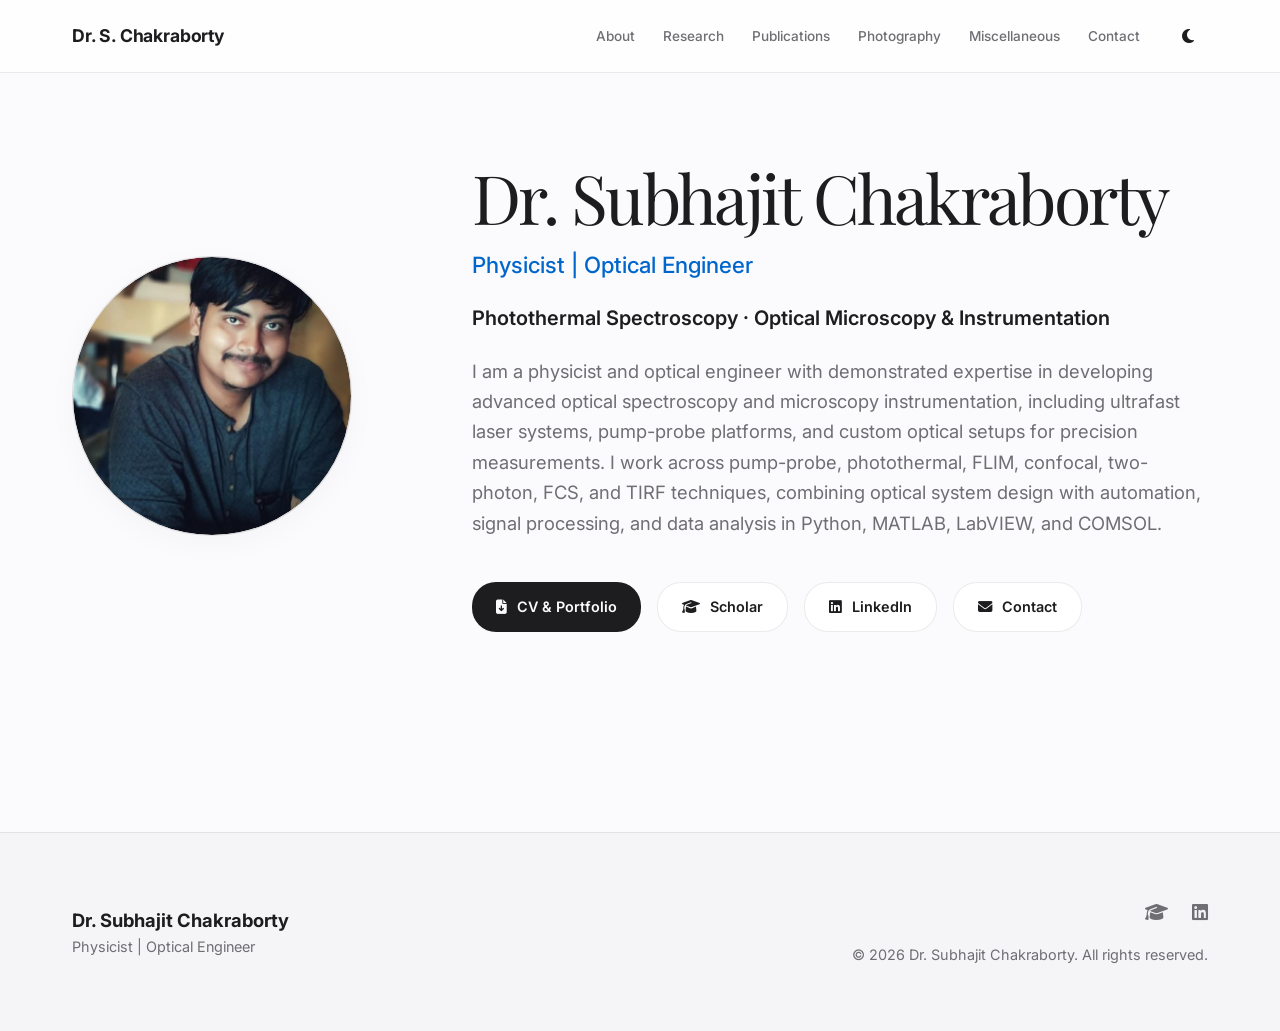
<file: index.html>
<!DOCTYPE html>
<html lang="en">
<head>
    <meta charset="UTF-8">
    <meta name="viewport" content="width=device-width, initial-scale=1.0">
    <meta name="description" content="Academic personal website of Dr. Subhajit Chakraborty - Physicist & Optical Engineer.">
    <title>Dr. Subhajit Chakraborty | Home</title>
    <link rel="stylesheet" href="style.css">
    <link rel="preconnect" href="https://fonts.googleapis.com">
    <link rel="preconnect" href="https://fonts.gstatic.com" crossorigin>
    <link href="https://fonts.googleapis.com/css2?family=Inter:wght@300;400;500;600;700&family=Playfair+Display:wght@400;600&display=swap" rel="stylesheet">
    <link rel="stylesheet" href="https://cdnjs.cloudflare.com/ajax/libs/font-awesome/6.5.1/css/all.min.css">
</head>
<body>
    <header class="navbar">
        <div class="nav-container">
            <a href="index.html" class="nav-logo">Dr. S. Chakraborty</a>
            <button class="mobile-nav-toggle" aria-label="Toggle navigation menu"><i class="fas fa-bars"></i></button>
            <nav class="nav-menu">
                <a href="about.html" class="nav-link">About</a>
                <a href="research.html" class="nav-link">Research</a>
                <a href="publications.html" class="nav-link">Publications</a>
                <a href="photography.html" class="nav-link">Photography</a>
                <a href="misc.html" class="nav-link">Miscellaneous</a>
                <a href="contact.html" class="nav-link">Contact</a>
                <button id="theme-toggle" class="theme-btn"><i class="fas fa-moon"></i></button>
            </nav>
        </div>
    </header>

    <main class="page-padding">
        <section class="hero-section">
            <div class="container hero-container">
                <div class="hero-avatar reveal">
                    <div class="avatar-placeholder">
                        <img src="1582208401045.jpeg" alt="Dr. Subhajit Chakraborty" style="width: 100%; height: 100%; object-fit: cover; border-radius: 50%;">
                    </div>
                </div>
                <div class="hero-content reveal">
                    <h1>Dr. Subhajit Chakraborty</h1>
                    <p class="subtitle">Physicist | Optical Engineer</p>
                    <p class="tagline">Photothermal Spectroscopy &middot; Optical Microscopy &amp; Instrumentation</p>
                    <p class="hero-bio">
                        I am a physicist and optical engineer with demonstrated expertise in developing advanced optical spectroscopy and microscopy instrumentation, including ultrafast laser systems, pump-probe platforms, and custom optical setups for precision measurements. I work across pump-probe, photothermal, FLIM, confocal, two-photon, FCS, and TIRF techniques, combining optical system design with automation, signal processing, and data analysis in Python, MATLAB, LabVIEW, and COMSOL.
                    </p>
                    <div class="hero-buttons">
                        <a href="misc.html" class="btn btn-primary"><i class="fas fa-file-download"></i> CV & Portfolio</a>
                        <a href="https://scholar.google.co.in/citations?user=IqnojhUAAAAJ&hl=en" class="btn btn-secondary" target="_blank" rel="noopener"><i class="fas fa-graduation-cap"></i> Scholar</a>
                        <a href="https://www.linkedin.com/in/subhajit-chakraborty-6b9b49198/" class="btn btn-secondary" target="_blank" rel="noopener"><i class="fab fa-linkedin"></i> LinkedIn</a>
                        <a href="contact.html" class="btn btn-secondary"><i class="fas fa-envelope"></i> Contact</a>
                    </div>
                </div>
            </div>
        </section>
    </main>

    <footer class="footer">
        <div class="container footer-container">
            <div class="footer-brand"><h3>Dr. Subhajit Chakraborty</h3><p>Physicist | Optical Engineer</p></div>
            <div class="footer-right">
                <div class="footer-socials">
                    <a href="https://scholar.google.co.in/citations?user=IqnojhUAAAAJ&hl=en" target="_blank"><i class="fas fa-graduation-cap"></i></a>
                    <a href="https://www.linkedin.com/in/subhajit-chakraborty-6b9b49198/" target="_blank"><i class="fab fa-linkedin"></i></a>
                </div>
                <p class="copyright">&copy; 2026 Dr. Subhajit Chakraborty. All rights reserved.</p>
            </div>
        </div>
    </footer>
    <script src="script.js"></script>
</body>
</html>
</file>
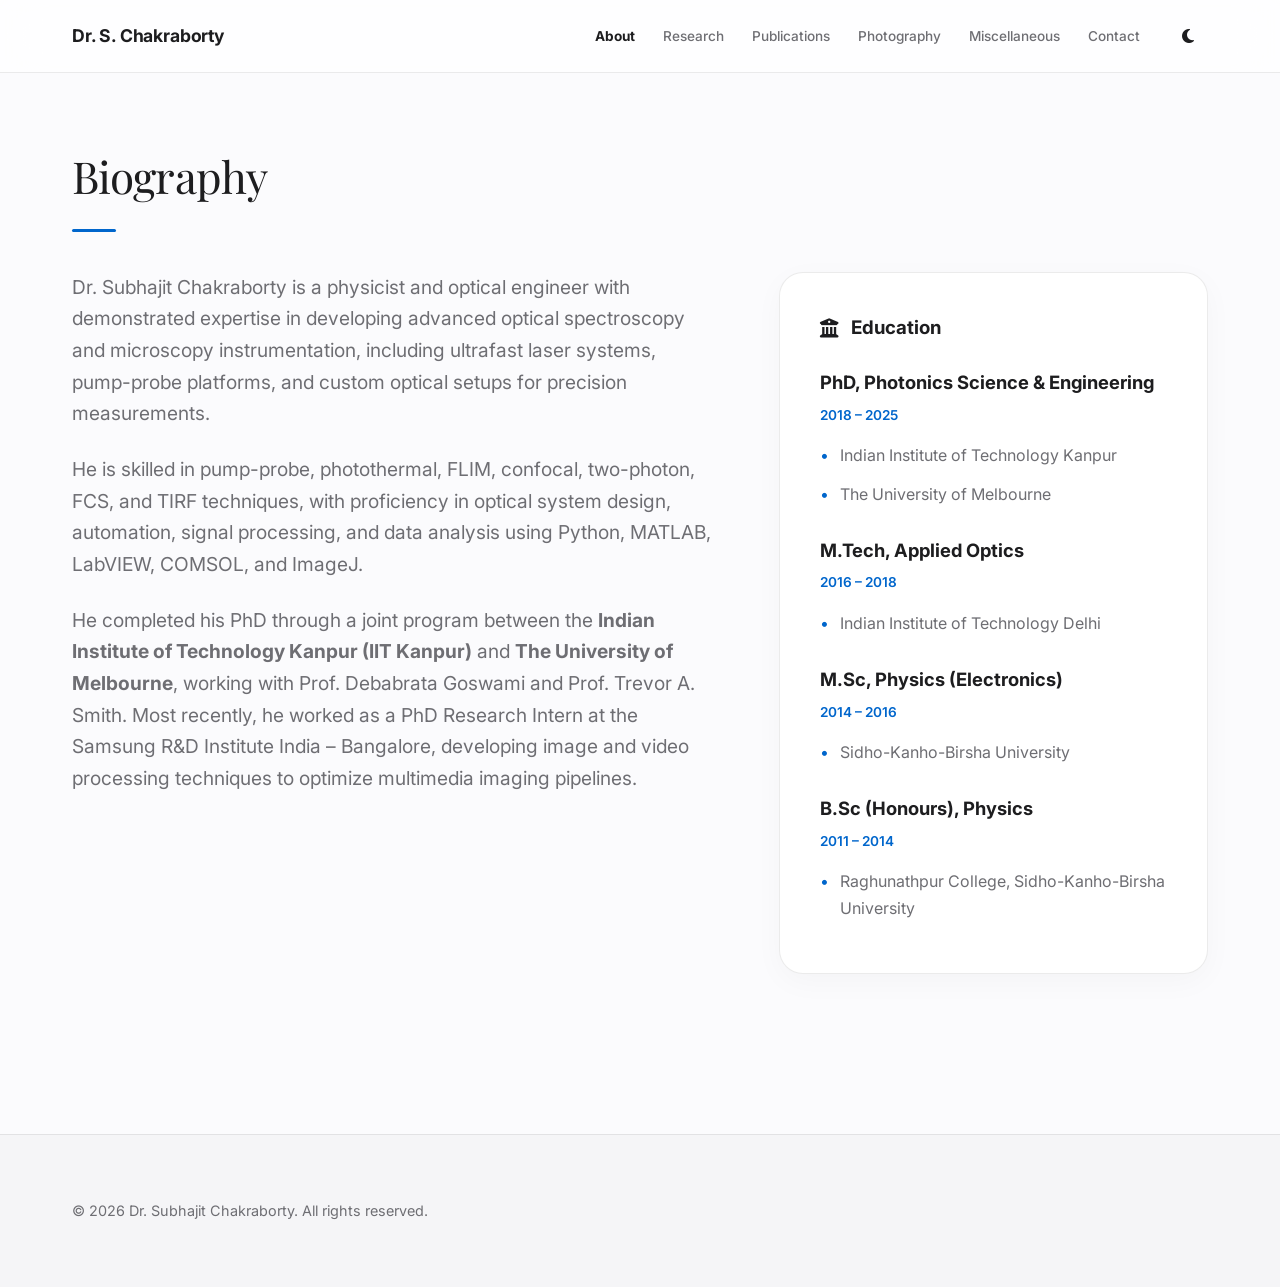
<file: about.html>
<!DOCTYPE html>
<html lang="en">
<head>
    <meta charset="UTF-8">
    <meta name="viewport" content="width=device-width, initial-scale=1.0">
    <title>About | Dr. Subhajit Chakraborty</title>
    <link rel="stylesheet" href="style.css">
    <link href="https://fonts.googleapis.com/css2?family=Inter:wght@300;400;500;600;700&family=Playfair+Display:wght@400;600&display=swap" rel="stylesheet">
    <link rel="stylesheet" href="https://cdnjs.cloudflare.com/ajax/libs/font-awesome/6.5.1/css/all.min.css">
</head>
<body>
    <header class="navbar">
        <div class="nav-container">
            <a href="index.html" class="nav-logo">Dr. S. Chakraborty</a>
            <button class="mobile-nav-toggle" aria-label="Toggle navigation menu"><i class="fas fa-bars"></i></button>
            <nav class="nav-menu">
                <a href="about.html" class="nav-link">About</a>
                <a href="research.html" class="nav-link">Research</a>
                <a href="publications.html" class="nav-link">Publications</a>
                <a href="photography.html" class="nav-link">Photography</a>
                <a href="misc.html" class="nav-link">Miscellaneous</a>
                <a href="contact.html" class="nav-link">Contact</a>
                <button id="theme-toggle" class="theme-btn"><i class="fas fa-moon"></i></button>
            </nav>
        </div>
    </header>

    <main class="page-padding">
        <div class="container">
            <h1 class="section-title reveal">Biography</h1>
            <div class="about-grid reveal">
                <div class="about-text">
                    <p>Dr. Subhajit Chakraborty is a physicist and optical engineer with demonstrated expertise in developing advanced optical spectroscopy and microscopy instrumentation, including ultrafast laser systems, pump-probe platforms, and custom optical setups for precision measurements.</p>
                    <p>He is skilled in pump-probe, photothermal, FLIM, confocal, two-photon, FCS, and TIRF techniques, with proficiency in optical system design, automation, signal processing, and data analysis using Python, MATLAB, LabVIEW, COMSOL, and ImageJ.</p>
                    <p>He completed his PhD through a joint program between the <strong>Indian Institute of Technology Kanpur (IIT Kanpur)</strong> and <strong>The University of Melbourne</strong>, working with Prof. Debabrata Goswami and Prof. Trevor A. Smith. Most recently, he worked as a PhD Research Intern at the Samsung R&D Institute India &ndash; Bangalore, developing image and video processing techniques to optimize multimedia imaging pipelines.</p>
                </div>
                <div class="education-card">
                    <h3><i class="fas fa-university"></i> Education</h3>
                    <div class="edu-item">
                        <h4>PhD, Photonics Science &amp; Engineering</h4>
                        <p class="edu-meta">2018 &ndash; 2025</p>
                        <ul>
                            <li>Indian Institute of Technology Kanpur</li>
                            <li>The University of Melbourne</li>
                        </ul>
                    </div>
                    <div class="edu-item" style="margin-top: 28px;">
                        <h4>M.Tech, Applied Optics</h4>
                        <p class="edu-meta">2016 &ndash; 2018</p>
                        <ul>
                            <li>Indian Institute of Technology Delhi</li>
                        </ul>
                    </div>
                    <div class="edu-item" style="margin-top: 28px;">
                        <h4>M.Sc, Physics (Electronics)</h4>
                        <p class="edu-meta">2014 &ndash; 2016</p>
                        <ul>
                            <li>Sidho-Kanho-Birsha University</li>
                        </ul>
                    </div>
                    <div class="edu-item" style="margin-top: 28px;">
                        <h4>B.Sc (Honours), Physics</h4>
                        <p class="edu-meta">2011 &ndash; 2014</p>
                        <ul>
                            <li>Raghunathpur College, Sidho-Kanho-Birsha University</li>
                        </ul>
                    </div>
                </div>
            </div>
        </div>
    </main>

    <footer class="footer"><div class="container footer-container"><p>&copy; 2026 Dr. Subhajit Chakraborty. All rights reserved.</p></div></footer>
    <script src="script.js"></script>
</body>
</html>
</file>
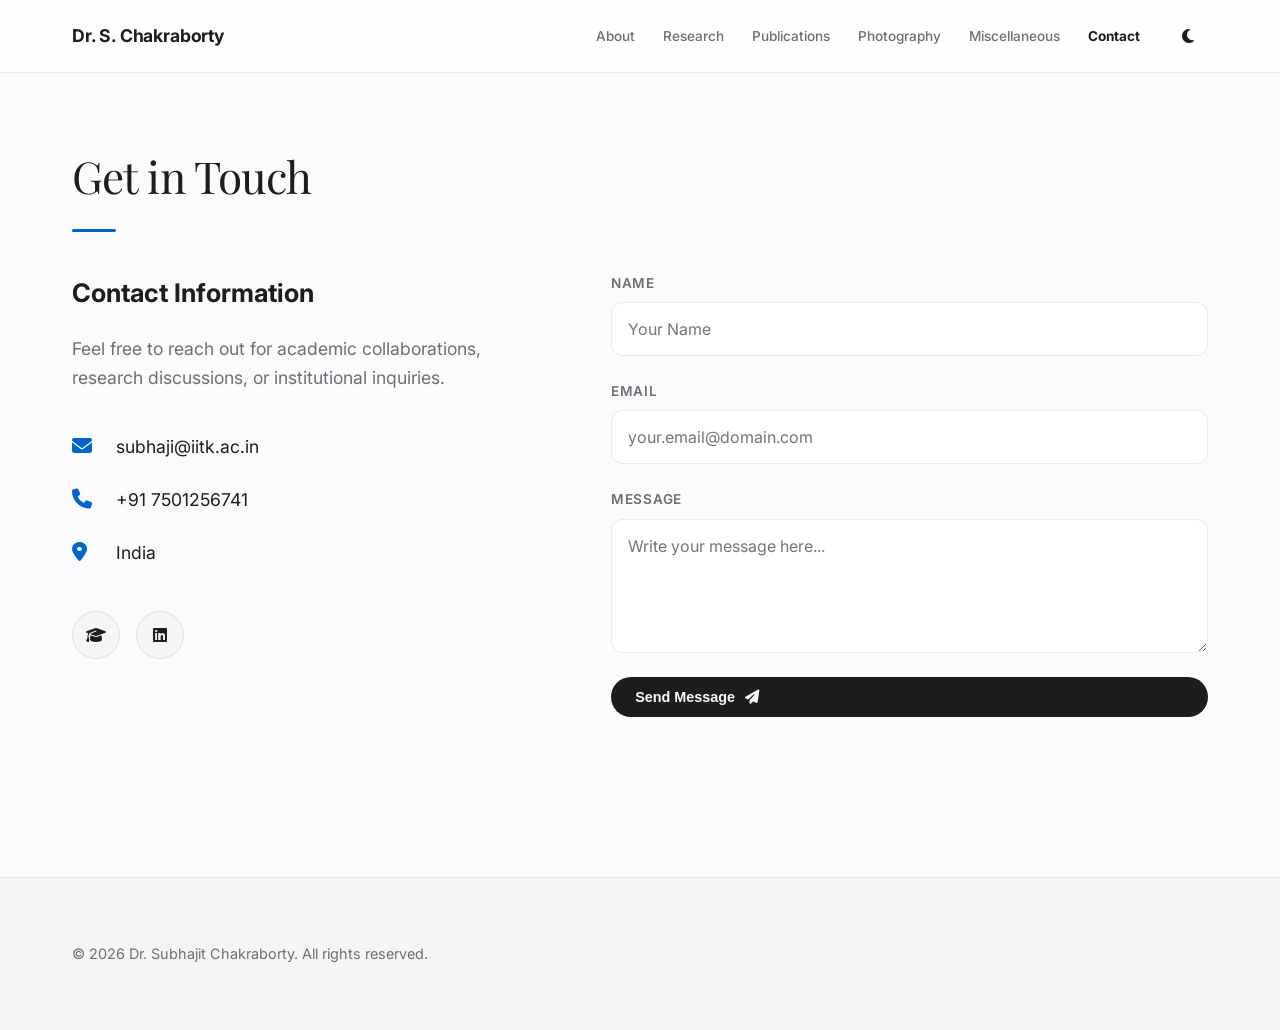
<file: contact.html>
<!DOCTYPE html>
<html lang="en">
<head>
    <meta charset="UTF-8">
    <meta name="viewport" content="width=device-width, initial-scale=1.0">
    <title>Contact | Dr. Subhajit Chakraborty</title>
    <link rel="stylesheet" href="style.css">
    <link href="https://fonts.googleapis.com/css2?family=Inter:wght@300;400;500;600;700&family=Playfair+Display:wght@400;600&display=swap" rel="stylesheet">
    <link rel="stylesheet" href="https://cdnjs.cloudflare.com/ajax/libs/font-awesome/6.5.1/css/all.min.css">
</head>
<body>
    <header class="navbar">
        <div class="nav-container">
            <a href="index.html" class="nav-logo">Dr. S. Chakraborty</a>
            <button class="mobile-nav-toggle" aria-label="Toggle navigation menu"><i class="fas fa-bars"></i></button>
            <nav class="nav-menu">
                <a href="about.html" class="nav-link">About</a>
                <a href="research.html" class="nav-link">Research</a>
                <a href="publications.html" class="nav-link">Publications</a>
                <a href="photography.html" class="nav-link">Photography</a>
                <a href="misc.html" class="nav-link">Miscellaneous</a>
                <a href="contact.html" class="nav-link">Contact</a>
                <button id="theme-toggle" class="theme-btn"><i class="fas fa-moon"></i></button>
            </nav>
        </div>
    </header>

    <main class="page-padding">
        <div class="container">
            <h1 class="section-title reveal">Get in Touch</h1>
            <div class="contact-grid reveal">
                <div class="contact-info">
                    <h3>Contact Information</h3>
                    <p>Feel free to reach out for academic collaborations, research discussions, or institutional inquiries.</p>
                    <ul class="contact-details">
                        <li><i class="fas fa-envelope"></i> <span>subhaji@iitk.ac.in</span></li>
                        <li><i class="fas fa-phone"></i> <span>+91 7501256741</span></li>
                        <li><i class="fas fa-map-marker-alt"></i> <span>India</span></li>
                    </ul>
                    <div class="contact-socials">
                        <a href="https://scholar.google.co.in/citations?user=IqnojhUAAAAJ&hl=en" target="_blank" rel="noopener"><i class="fas fa-graduation-cap"></i></a>
                        <a href="https://www.linkedin.com/in/subhajit-chakraborty-6b9b49198/" target="_blank" rel="noopener"><i class="fab fa-linkedin"></i></a>
                    </div>
                </div>
                <div class="contact-form-container">
                    <!-- TODO: sign up at formspree.io (free), create a form, and replace 'your-id' below with the ID it gives you -->
                    <form action="https://formspree.io/f/your-id" method="POST" class="contact-form">
                        <div class="form-group">
                            <label for="name">Name</label>
                            <input type="text" id="name" name="name" required placeholder="Your Name">
                        </div>
                        <div class="form-group">
                            <label for="email">Email</label>
                            <input type="email" id="email" name="email" required placeholder="your.email@domain.com">
                        </div>
                        <div class="form-group">
                            <label for="message">Message</label>
                            <textarea id="message" name="message" rows="5" required placeholder="Write your message here..."></textarea>
                        </div>
                        <button type="submit" class="btn btn-primary">Send Message <i class="fas fa-paper-plane"></i></button>
                    </form>
                </div>
            </div>
        </div>
    </main>

    <footer class="footer"><div class="container footer-container"><p>&copy; 2026 Dr. Subhajit Chakraborty. All rights reserved.</p></div></footer>
    <script src="script.js"></script>
</body>
</html>
</file>
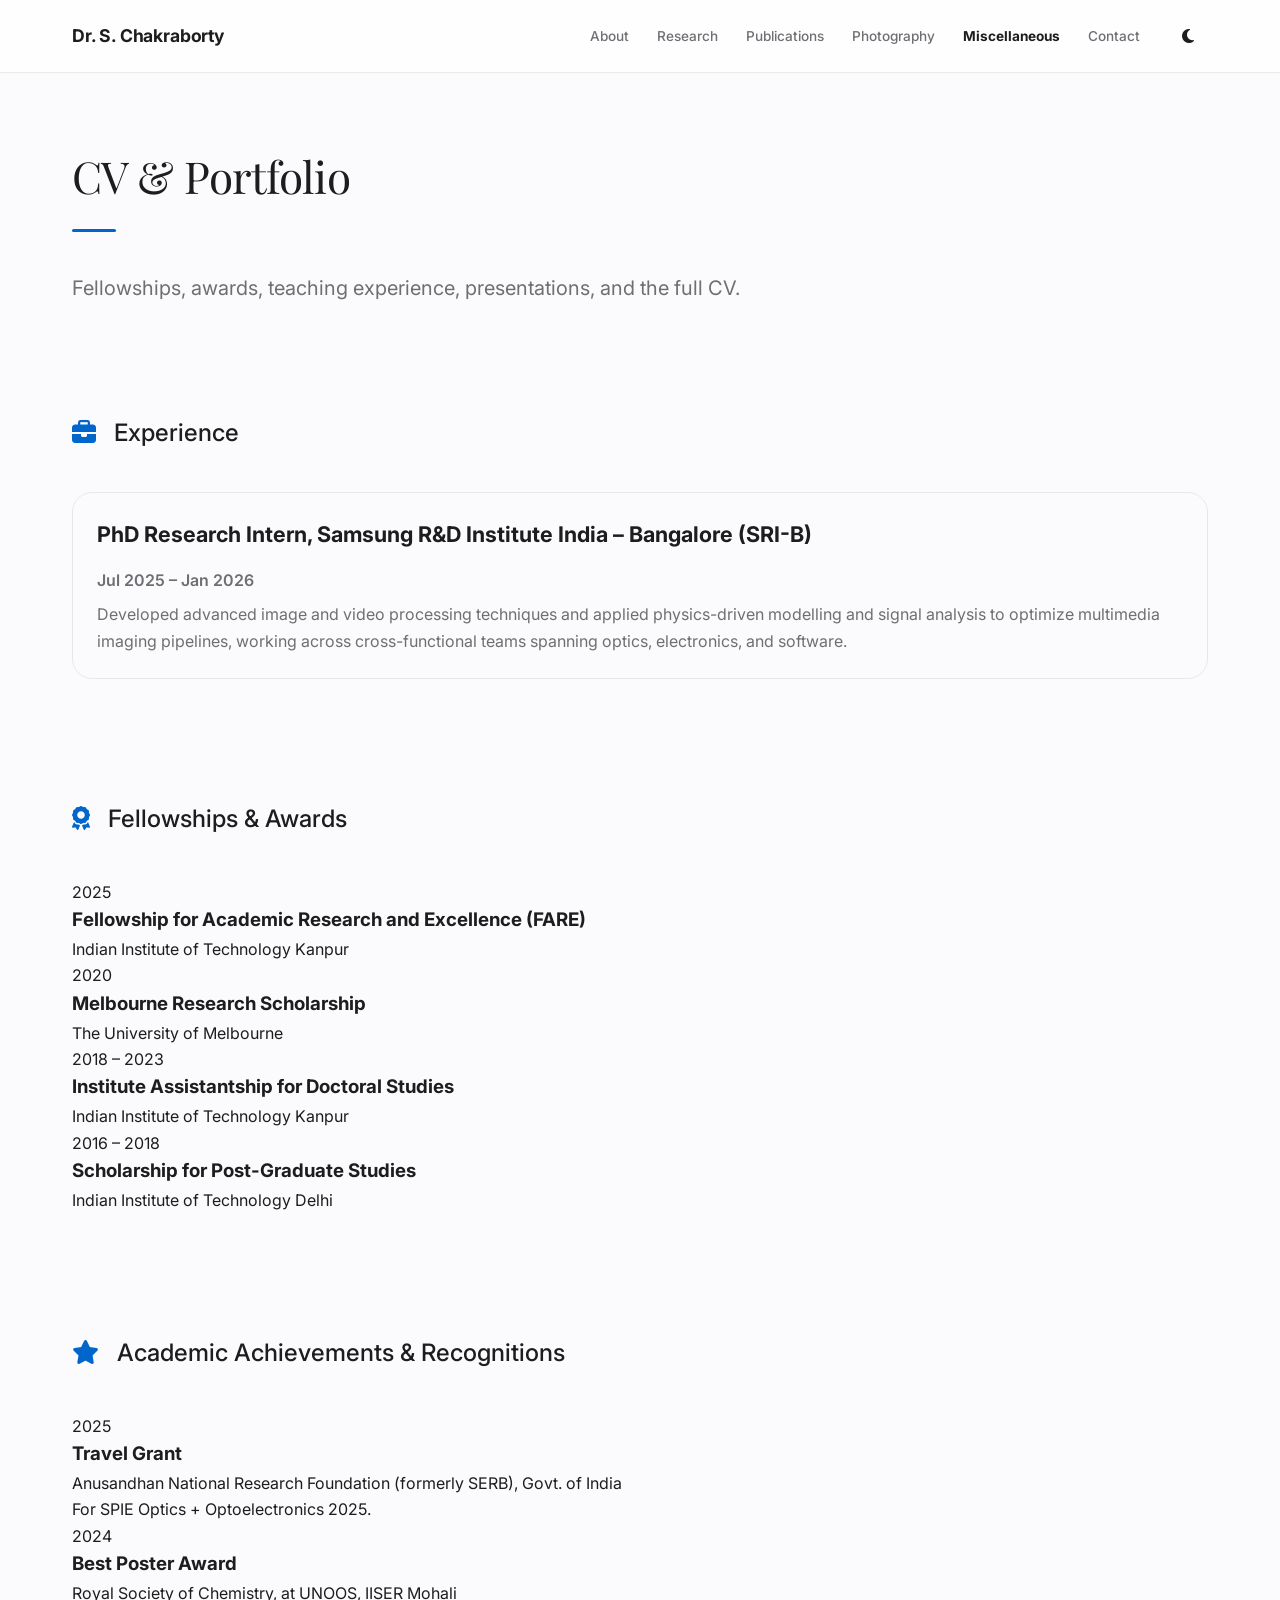
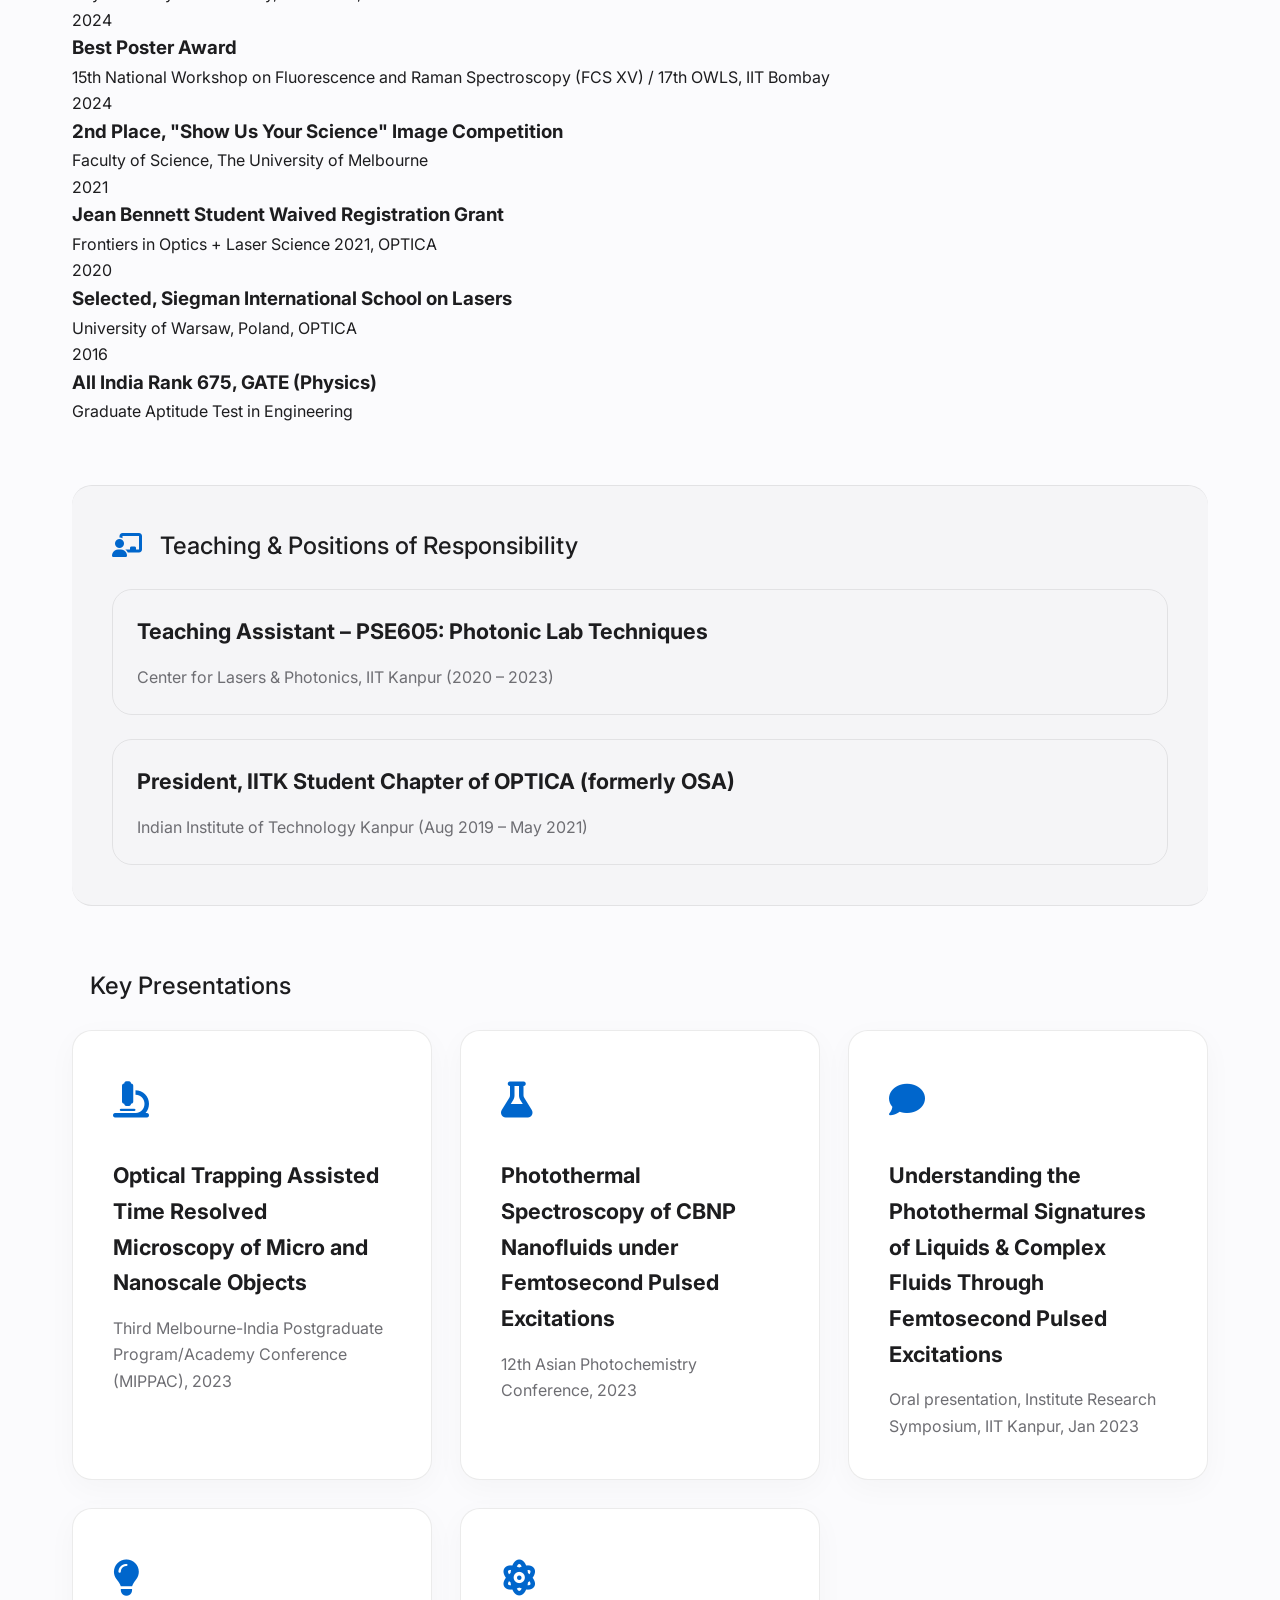
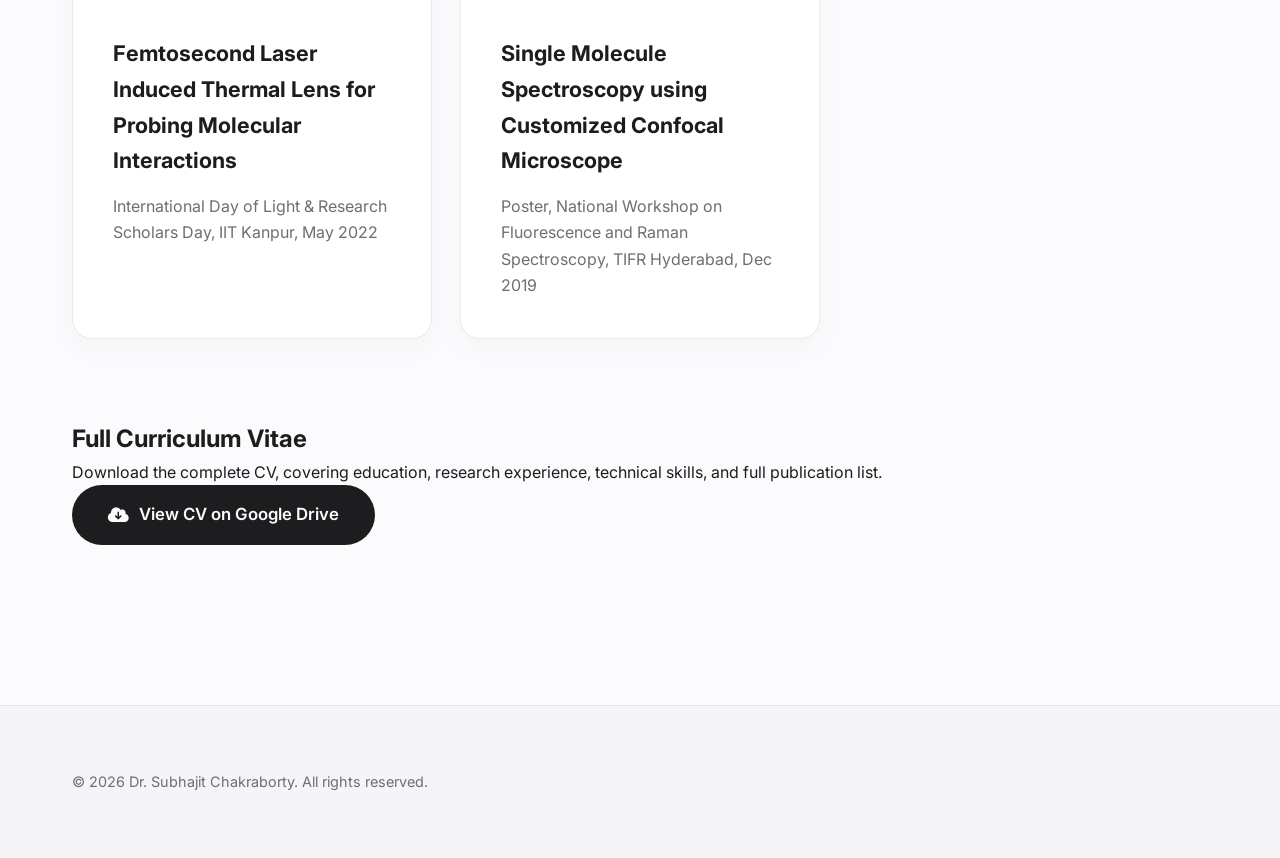
<file: misc.html>
<!DOCTYPE html>
<html lang="en">
<head>
    <meta charset="UTF-8">
    <meta name="viewport" content="width=device-width, initial-scale=1.0">
    <title>CV & Portfolio | Dr. Subhajit Chakraborty</title>
    <link rel="stylesheet" href="style.css">
    <link href="https://fonts.googleapis.com/css2?family=Inter:wght@300;400;500;600;700&family=Playfair+Display:wght@400;600&display=swap" rel="stylesheet">
    <link rel="stylesheet" href="https://cdnjs.cloudflare.com/ajax/libs/font-awesome/6.5.1/css/all.min.css">
</head>
<body>
    <header class="navbar">
        <div class="nav-container">
            <a href="index.html" class="nav-logo">Dr. S. Chakraborty</a>
            <button class="mobile-nav-toggle" aria-label="Toggle navigation menu"><i class="fas fa-bars"></i></button>
            <nav class="nav-menu">
                <a href="about.html" class="nav-link">About</a>
                <a href="research.html" class="nav-link">Research</a>
                <a href="publications.html" class="nav-link">Publications</a>
                <a href="photography.html" class="nav-link">Photography</a>
                <a href="misc.html" class="nav-link">Miscellaneous</a>
                <a href="contact.html" class="nav-link">Contact</a>
                <button id="theme-toggle" class="theme-btn"><i class="fas fa-moon"></i></button>
            </nav>
        </div>
    </header>

    <main class="page-padding">
        <div class="container">
            <h1 class="section-title reveal">CV & Portfolio</h1>
            <p class="page-subtitle reveal">Fellowships, awards, teaching experience, presentations, and the full CV.</p>

            <div class="section-padding reveal">
                <h2 style="margin-bottom: 40px; font-weight: 500;"><i class="fas fa-briefcase" style="color:var(--accent); margin-right:12px;"></i> Experience</h2>
                <div class="pub-list">
                    <div class="card" style="box-shadow: none; padding: 24px; background: transparent;">
                        <h3>PhD Research Intern, Samsung R&amp;D Institute India &ndash; Bangalore (SRI-B)</h3>
                        <p class="edu-meta" style="margin: 6px 0;">Jul 2025 &ndash; Jan 2026</p>
                        <p style="color:var(--text-secondary); margin-top:8px;">Developed advanced image and video processing techniques and applied physics-driven modelling and signal analysis to optimize multimedia imaging pipelines, working across cross-functional teams spanning optics, electronics, and software.</p>
                    </div>
                </div>
            </div>

            <div class="section-padding reveal">
                <h2 style="margin-bottom: 40px; font-weight: 500;"><i class="fas fa-award" style="color:var(--accent); margin-right:12px;"></i> Fellowships &amp; Awards</h2>
                <div class="timeline">
                    <div class="timeline-item">
                        <div class="timeline-dot"></div>
                        <div class="timeline-date">2025</div>
                        <div class="timeline-content">
                            <h3>Fellowship for Academic Research and Excellence (FARE)</h3>
                            <p class="institution">Indian Institute of Technology Kanpur</p>
                        </div>
                    </div>
                    <div class="timeline-item">
                        <div class="timeline-dot"></div>
                        <div class="timeline-date">2020</div>
                        <div class="timeline-content">
                            <h3>Melbourne Research Scholarship</h3>
                            <p class="institution">The University of Melbourne</p>
                        </div>
                    </div>
                    <div class="timeline-item">
                        <div class="timeline-dot"></div>
                        <div class="timeline-date">2018 &ndash; 2023</div>
                        <div class="timeline-content">
                            <h3>Institute Assistantship for Doctoral Studies</h3>
                            <p class="institution">Indian Institute of Technology Kanpur</p>
                        </div>
                    </div>
                    <div class="timeline-item">
                        <div class="timeline-dot"></div>
                        <div class="timeline-date">2016 &ndash; 2018</div>
                        <div class="timeline-content">
                            <h3>Scholarship for Post-Graduate Studies</h3>
                            <p class="institution">Indian Institute of Technology Delhi</p>
                        </div>
                    </div>
                </div>
            </div>

            <div class="section-padding reveal">
                <h2 style="margin-bottom: 40px; font-weight: 500;"><i class="fas fa-star" style="color:var(--accent); margin-right:12px;"></i> Academic Achievements &amp; Recognitions</h2>
                <div class="timeline">
                    <div class="timeline-item">
                        <div class="timeline-dot"></div>
                        <div class="timeline-date">2025</div>
                        <div class="timeline-content">
                            <h3>Travel Grant</h3>
                            <p class="institution">Anusandhan National Research Foundation (formerly SERB), Govt. of India</p>
                            <p>For SPIE Optics + Optoelectronics 2025.</p>
                        </div>
                    </div>
                    <div class="timeline-item">
                        <div class="timeline-dot"></div>
                        <div class="timeline-date">2024</div>
                        <div class="timeline-content">
                            <h3>Best Poster Award</h3>
                            <p class="institution">Royal Society of Chemistry, at UNOOS, IISER Mohali</p>
                        </div>
                    </div>
                    <div class="timeline-item">
                        <div class="timeline-dot"></div>
                        <div class="timeline-date">2024</div>
                        <div class="timeline-content">
                            <h3>Best Poster Award</h3>
                            <p class="institution">15th National Workshop on Fluorescence and Raman Spectroscopy (FCS XV) / 17th OWLS, IIT Bombay</p>
                        </div>
                    </div>
                    <div class="timeline-item">
                        <div class="timeline-dot"></div>
                        <div class="timeline-date">2024</div>
                        <div class="timeline-content">
                            <h3>2nd Place, "Show Us Your Science" Image Competition</h3>
                            <p class="institution">Faculty of Science, The University of Melbourne</p>
                        </div>
                    </div>
                    <div class="timeline-item">
                        <div class="timeline-dot"></div>
                        <div class="timeline-date">2021</div>
                        <div class="timeline-content">
                            <h3>Jean Bennett Student Waived Registration Grant</h3>
                            <p class="institution">Frontiers in Optics + Laser Science 2021, OPTICA</p>
                        </div>
                    </div>
                    <div class="timeline-item">
                        <div class="timeline-dot"></div>
                        <div class="timeline-date">2020</div>
                        <div class="timeline-content">
                            <h3>Selected, Siegman International School on Lasers</h3>
                            <p class="institution">University of Warsaw, Poland, OPTICA</p>
                        </div>
                    </div>
                    <div class="timeline-item">
                        <div class="timeline-dot"></div>
                        <div class="timeline-date">2016</div>
                        <div class="timeline-content">
                            <h3>All India Rank 675, GATE (Physics)</h3>
                            <p class="institution">Graduate Aptitude Test in Engineering</p>
                        </div>
                    </div>
                </div>
            </div>

            <div class="section-padding reveal bg-alt" style="border-radius:20px; padding:40px; margin-bottom: 60px;">
                <h2 style="margin-bottom: 24px; font-weight: 500;"><i class="fas fa-chalkboard-teacher" style="color:var(--accent); margin-right:12px;"></i> Teaching &amp; Positions of Responsibility</h2>
                <div class="pub-list">
                    <div class="card" style="box-shadow: none; padding: 24px; background: transparent;">
                        <h3>Teaching Assistant &ndash; PSE605: Photonic Lab Techniques</h3>
                        <p style="color:var(--text-secondary); margin-top:8px;">Center for Lasers &amp; Photonics, IIT Kanpur (2020 &ndash; 2023)</p>
                    </div>
                    <div class="card" style="box-shadow: none; padding: 24px; background: transparent;">
                        <h3>President, IITK Student Chapter of OPTICA (formerly OSA)</h3>
                        <p style="color:var(--text-secondary); margin-top:8px;">Indian Institute of Technology Kanpur (Aug 2019 &ndash; May 2021)</p>
                    </div>
                </div>
            </div>

            <div class="reveal">
                <h2 style="margin-bottom: 24px; font-weight: 500;"><i class="fas fa-presentation-screen" style="color:var(--accent); margin-right:12px;"></i> Key Presentations</h2>
                <div class="grid-3">
                    <div class="card">
                        <div class="card-icon"><i class="fas fa-microscope"></i></div>
                        <h3>Optical Trapping Assisted Time Resolved Microscopy of Micro and Nanoscale Objects</h3>
                        <p>Third Melbourne-India Postgraduate Program/Academy Conference (MIPPAC), 2023</p>
                    </div>
                    <div class="card">
                        <div class="card-icon"><i class="fas fa-flask"></i></div>
                        <h3>Photothermal Spectroscopy of CBNP Nanofluids under Femtosecond Pulsed Excitations</h3>
                        <p>12th Asian Photochemistry Conference, 2023</p>
                    </div>
                    <div class="card">
                        <div class="card-icon"><i class="fas fa-comment"></i></div>
                        <h3>Understanding the Photothermal Signatures of Liquids &amp; Complex Fluids Through Femtosecond Pulsed Excitations</h3>
                        <p>Oral presentation, Institute Research Symposium, IIT Kanpur, Jan 2023</p>
                    </div>
                    <div class="card">
                        <div class="card-icon"><i class="fas fa-lightbulb"></i></div>
                        <h3>Femtosecond Laser Induced Thermal Lens for Probing Molecular Interactions</h3>
                        <p>International Day of Light &amp; Research Scholars Day, IIT Kanpur, May 2022</p>
                    </div>
                    <div class="card">
                        <div class="card-icon"><i class="fas fa-atom"></i></div>
                        <h3>Single Molecule Spectroscopy using Customized Confocal Microscope</h3>
                        <p>Poster, National Workshop on Fluorescence and Raman Spectroscopy, TIFR Hyderabad, Dec 2019</p>
                    </div>
                </div>
            </div>

            <div class="cv-container reveal" style="margin-top: 80px;">
                <div class="cv-info">
                    <h2>Full Curriculum Vitae</h2>
                    <p>Download the complete CV, covering education, research experience, technical skills, and full publication list.</p>
                </div>
                <div class="cv-action">
                    <!-- TODO: replace this with your real Google Drive share link (set sharing to "Anyone with the link can view") -->
                    <a href="https://drive.google.com/YOUR-SHARE-LINK-HERE" class="btn btn-primary btn-lg" target="_blank" rel="noopener"><i class="fas fa-cloud-download-alt"></i> View CV on Google Drive</a>
                </div>
            </div>
        </div>
    </main>

    <footer class="footer"><div class="container footer-container"><p>&copy; 2026 Dr. Subhajit Chakraborty. All rights reserved.</p></div></footer>
    <script src="script.js"></script>
</body>
</html>
</file>
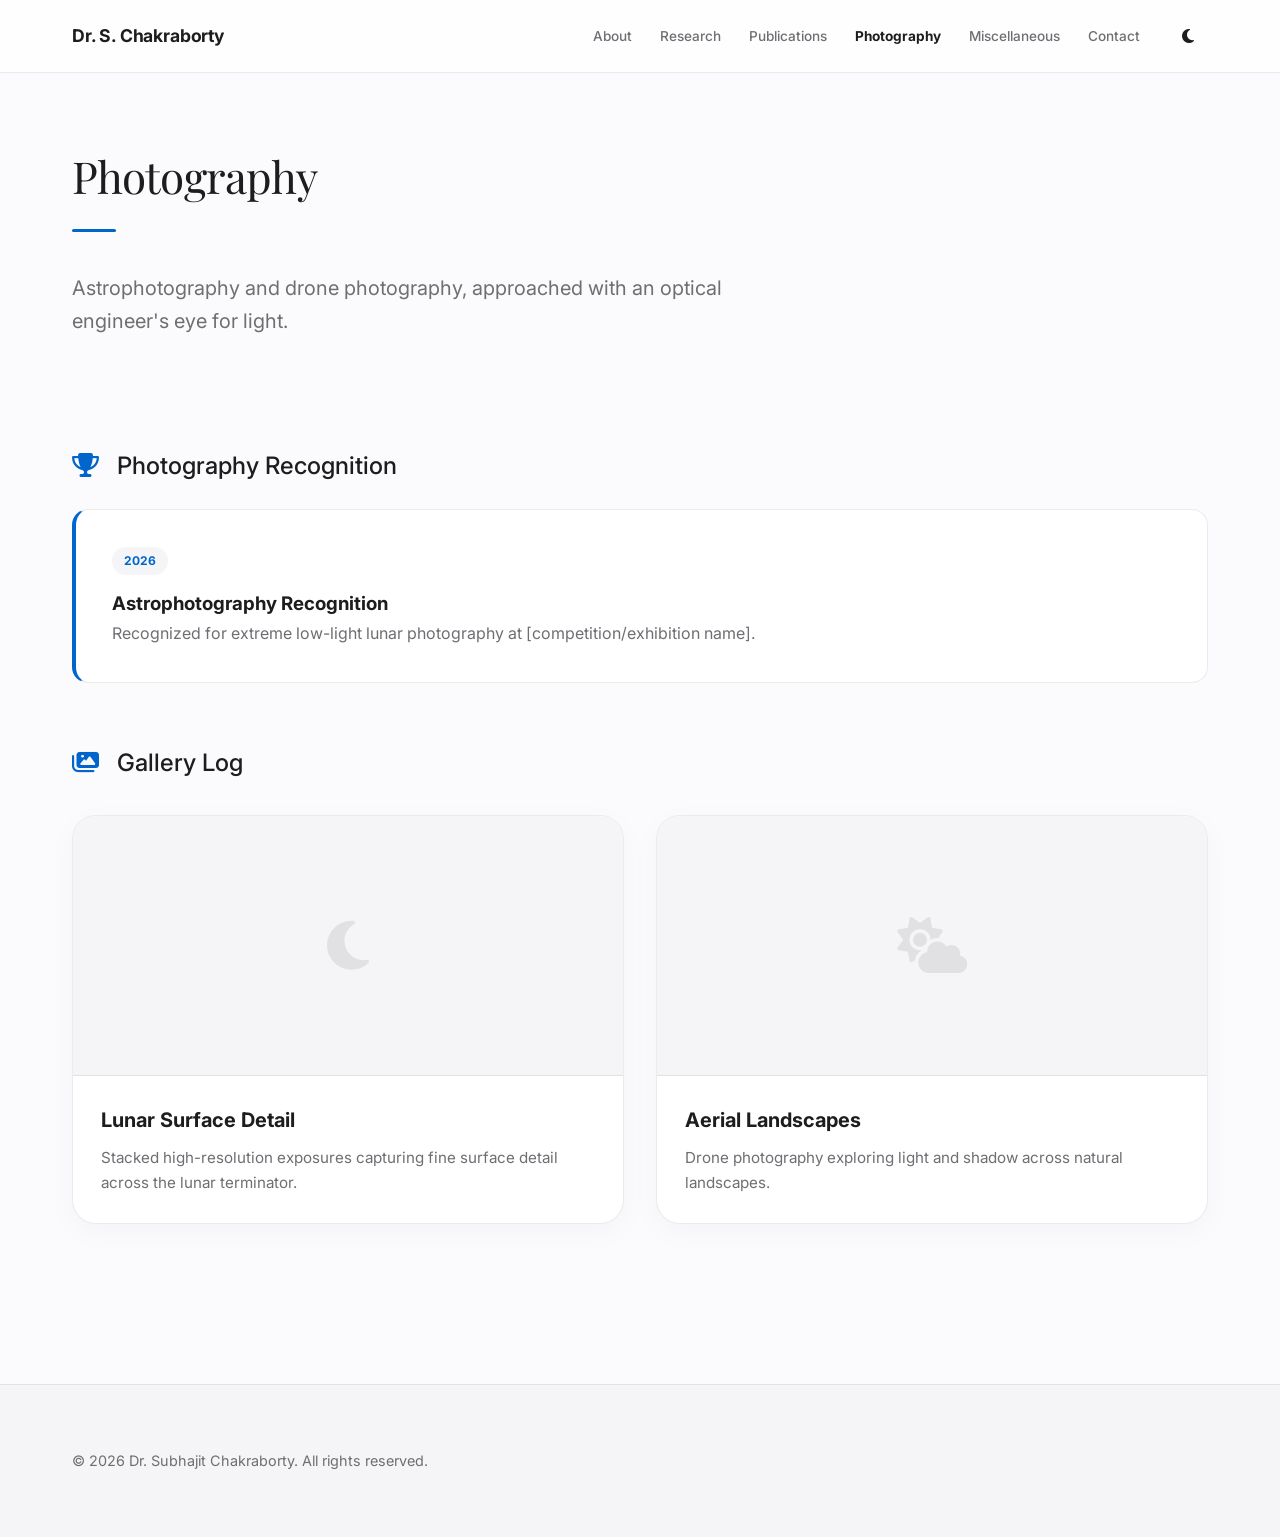
<file: photography.html>
<!DOCTYPE html>
<html lang="en">
<head>
    <meta charset="UTF-8">
    <meta name="viewport" content="width=device-width, initial-scale=1.0">
    <title>Photography Portfolio | Dr. Subhajit Chakraborty</title>
    <link rel="stylesheet" href="style.css">
    <link href="https://fonts.googleapis.com/css2?family=Inter:wght@300;400;500;600;700&family=Playfair+Display:wght@400;600&display=swap" rel="stylesheet">
    <link rel="stylesheet" href="https://cdnjs.cloudflare.com/ajax/libs/font-awesome/6.5.1/css/all.min.css">
</head>
<body>
    <header class="navbar">
        <div class="nav-container">
            <a href="index.html" class="nav-logo">Dr. S. Chakraborty</a>
            <button class="mobile-nav-toggle" aria-label="Toggle navigation menu"><i class="fas fa-bars"></i></button>
            <nav class="nav-menu">
                <a href="about.html" class="nav-link">About</a>
                <a href="research.html" class="nav-link">Research</a>
                <a href="publications.html" class="nav-link">Publications</a>
                <a href="photography.html" class="nav-link">Photography</a>
                <a href="misc.html" class="nav-link">Miscellaneous</a>
                <a href="contact.html" class="nav-link">Contact</a>
                <button id="theme-toggle" class="theme-btn"><i class="fas fa-moon"></i></button>
            </nav>
        </div>
    </header>

    <main class="page-padding">
        <div class="container">
            <h1 class="section-title reveal">Photography</h1>
            <p class="page-subtitle reveal">Astrophotography and drone photography, approached with an optical engineer's eye for light.</p>
            
            <div class="section-padding reveal">
                <h2 style="margin-bottom: 24px; font-weight: 500;"><i class="fas fa-trophy" style="color:var(--accent); margin-right:12px;"></i> Photography Recognition</h2>
                <div class="pub-card" style="border-left: 4px solid var(--accent);">
                    <span class="pub-year">2026</span>
                    <h3>Astrophotography Recognition</h3>
                    <p style="color: var(--text-secondary);">Recognized for extreme low-light lunar photography at [competition/exhibition name].</p>
                </div>
            </div>

            <h2 class="reveal" style="margin-bottom: 32px; font-weight: 500;"><i class="fas fa-images" style="color:var(--accent); margin-right:12px;"></i> Gallery Log</h2>
            <div class="gallery-grid reveal">
                
                <!-- TODO: replace the icon below with <img src="your-photo.jpg" alt="..."> once you have real photos to show -->
                <div class="photo-card">
                    <div class="photo-frame">
                        <i class="fas fa-moon" style="font-size: 3.5rem; color: var(--border-color);"></i>
                    </div>
                    <div class="photo-meta-frame">
                        <h3>Lunar Surface Detail</h3>
                        <p>Stacked high-resolution exposures capturing fine surface detail across the lunar terminator.</p>
                    </div>
                </div>

                <div class="photo-card">
                    <div class="photo-frame">
                        <i class="fas fa-cloud-sun" style="font-size: 3.5rem; color: var(--border-color);"></i>
                    </div>
                    <div class="photo-meta-frame">
                        <h3>Aerial Landscapes</h3>
                        <p>Drone photography exploring light and shadow across natural landscapes.</p>
                    </div>
                </div>

            </div>
        </div>
    </main>

    <footer class="footer"><div class="container footer-container"><p>&copy; 2026 Dr. Subhajit Chakraborty. All rights reserved.</p></div></footer>
    <script src="script.js"></script>
</body>
</html>
</file>
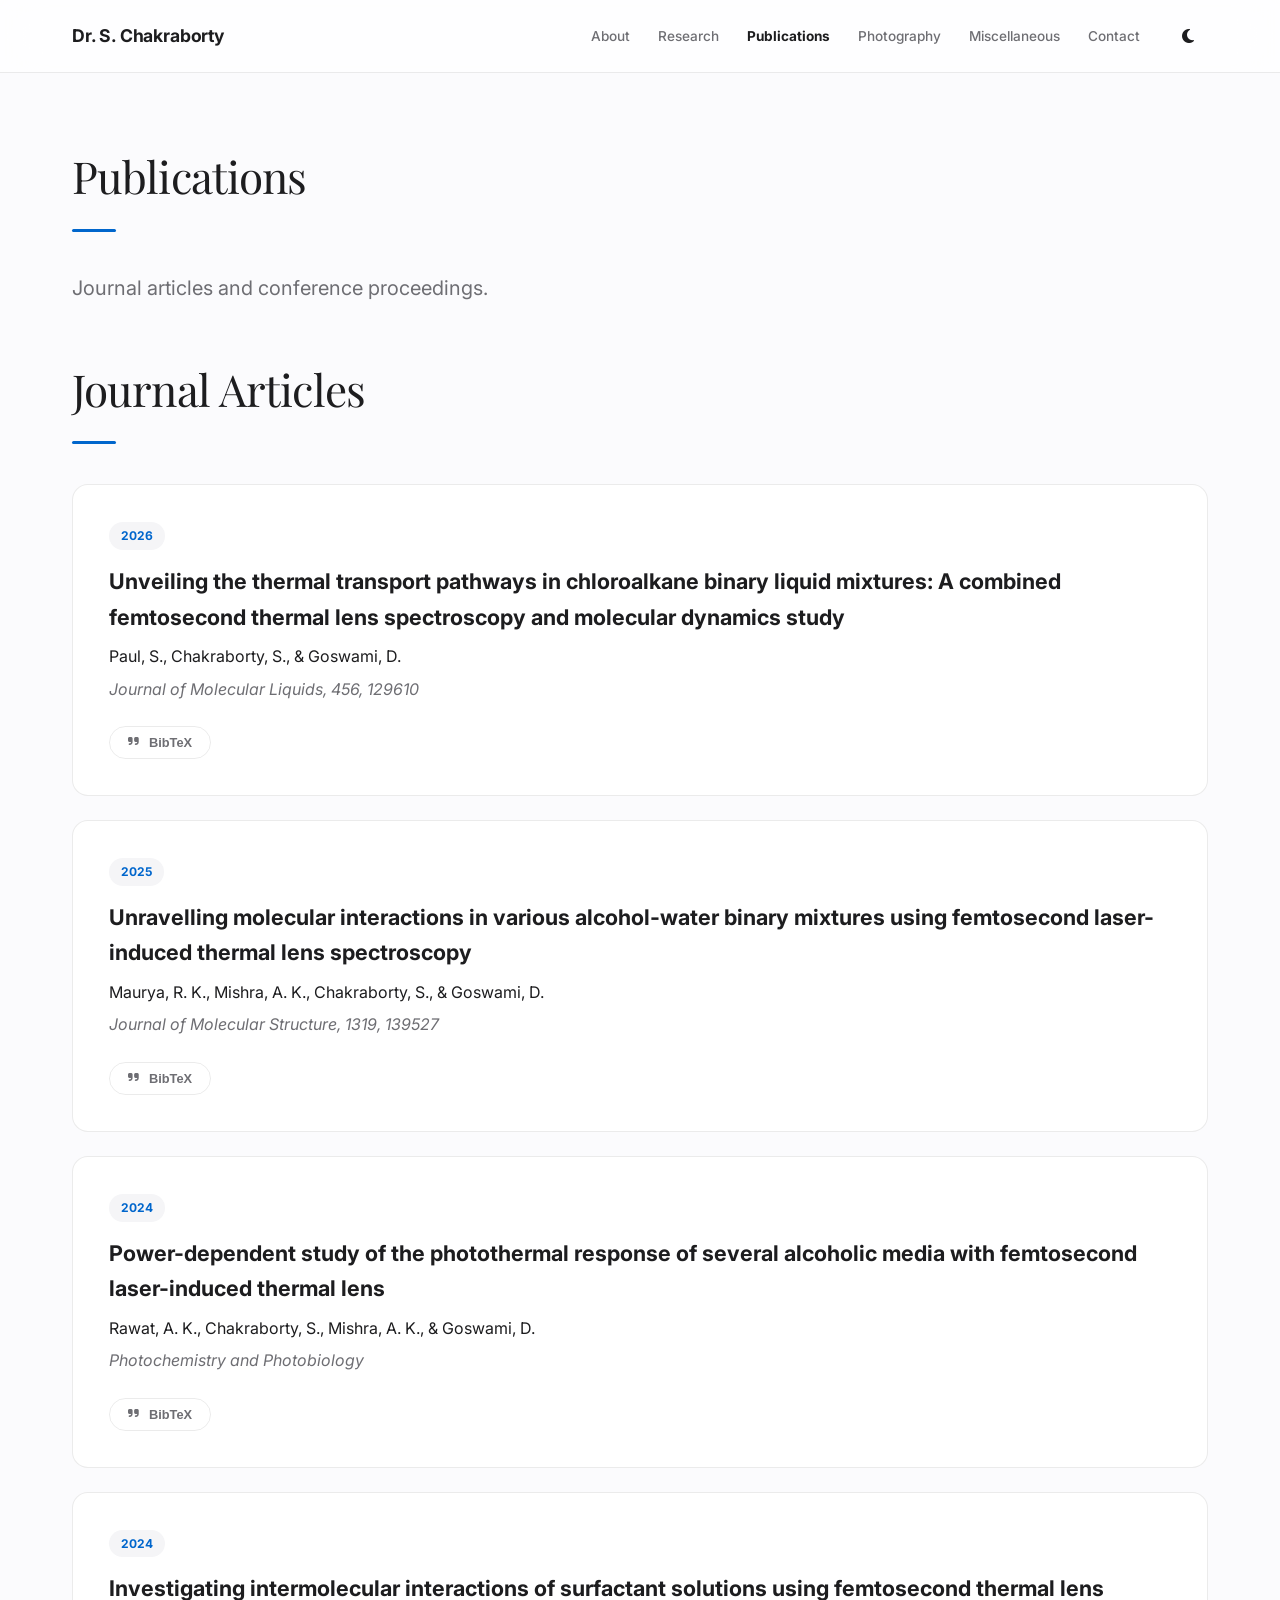
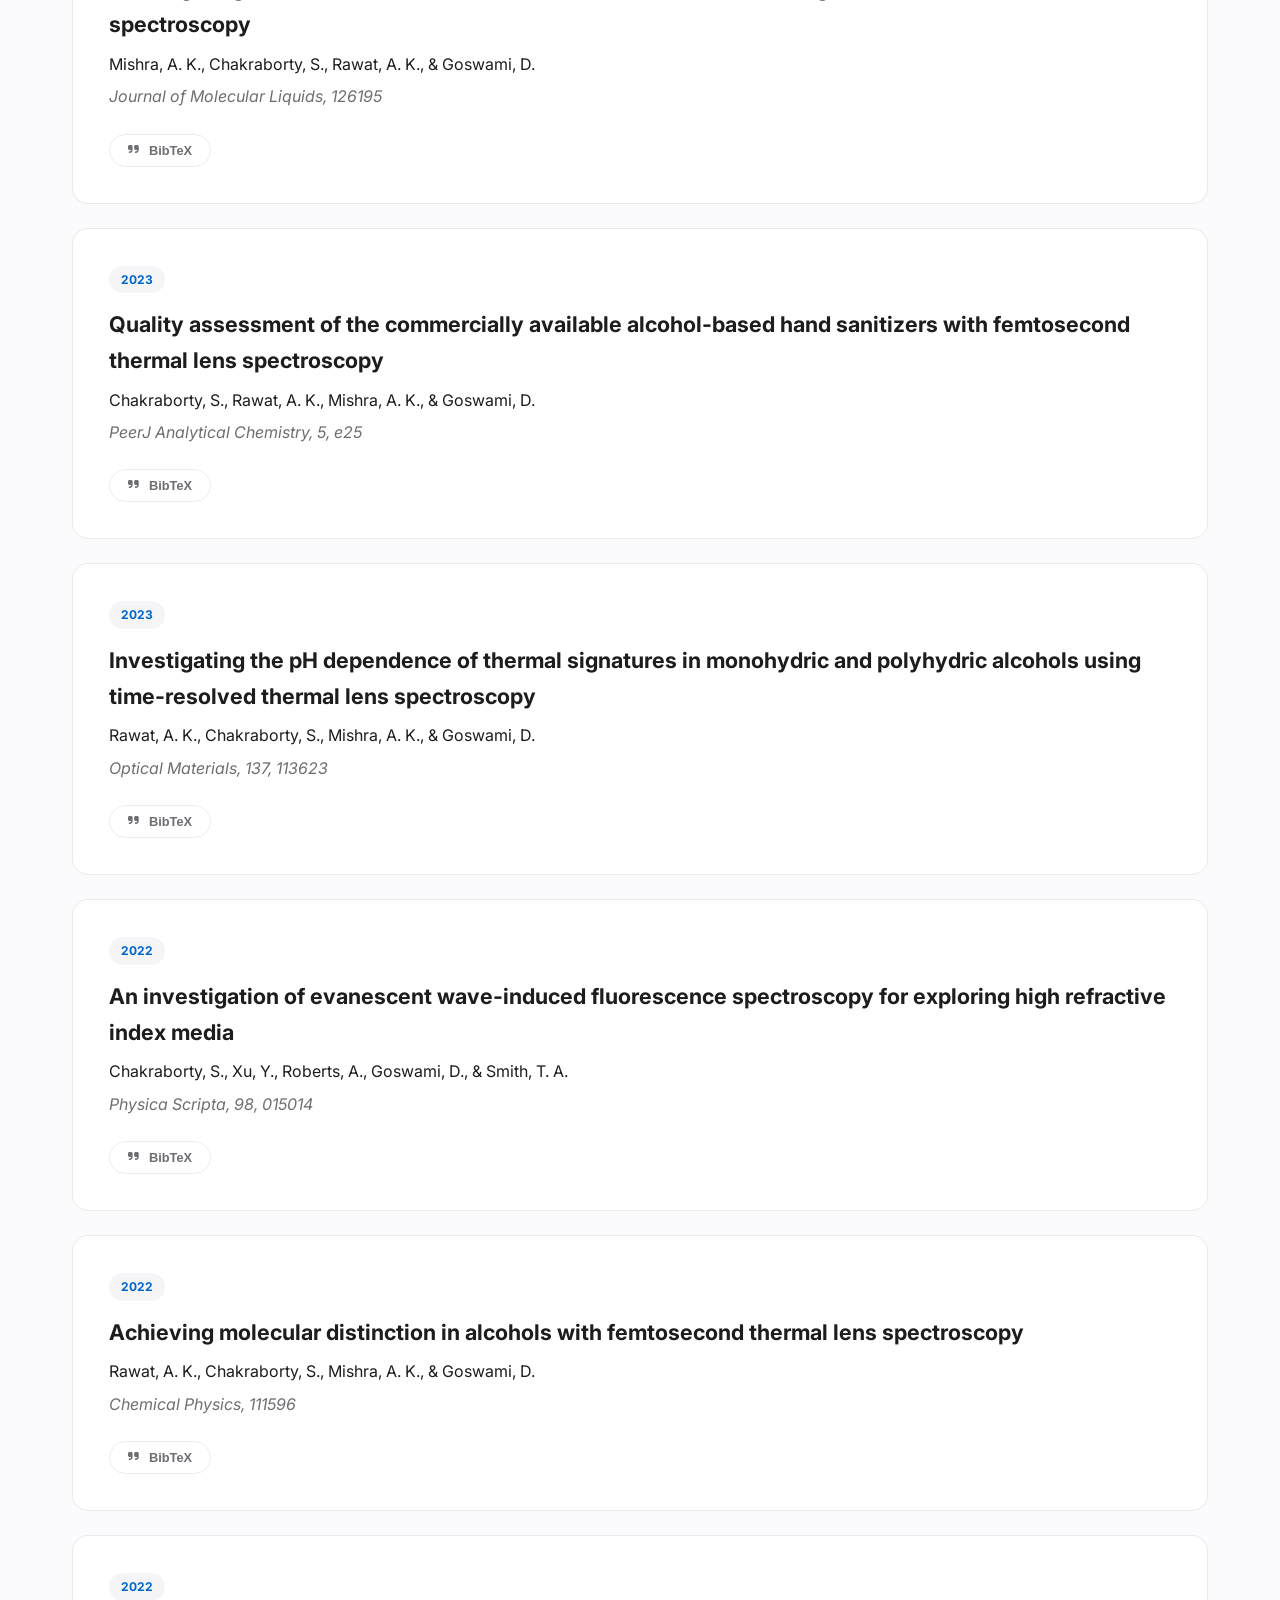
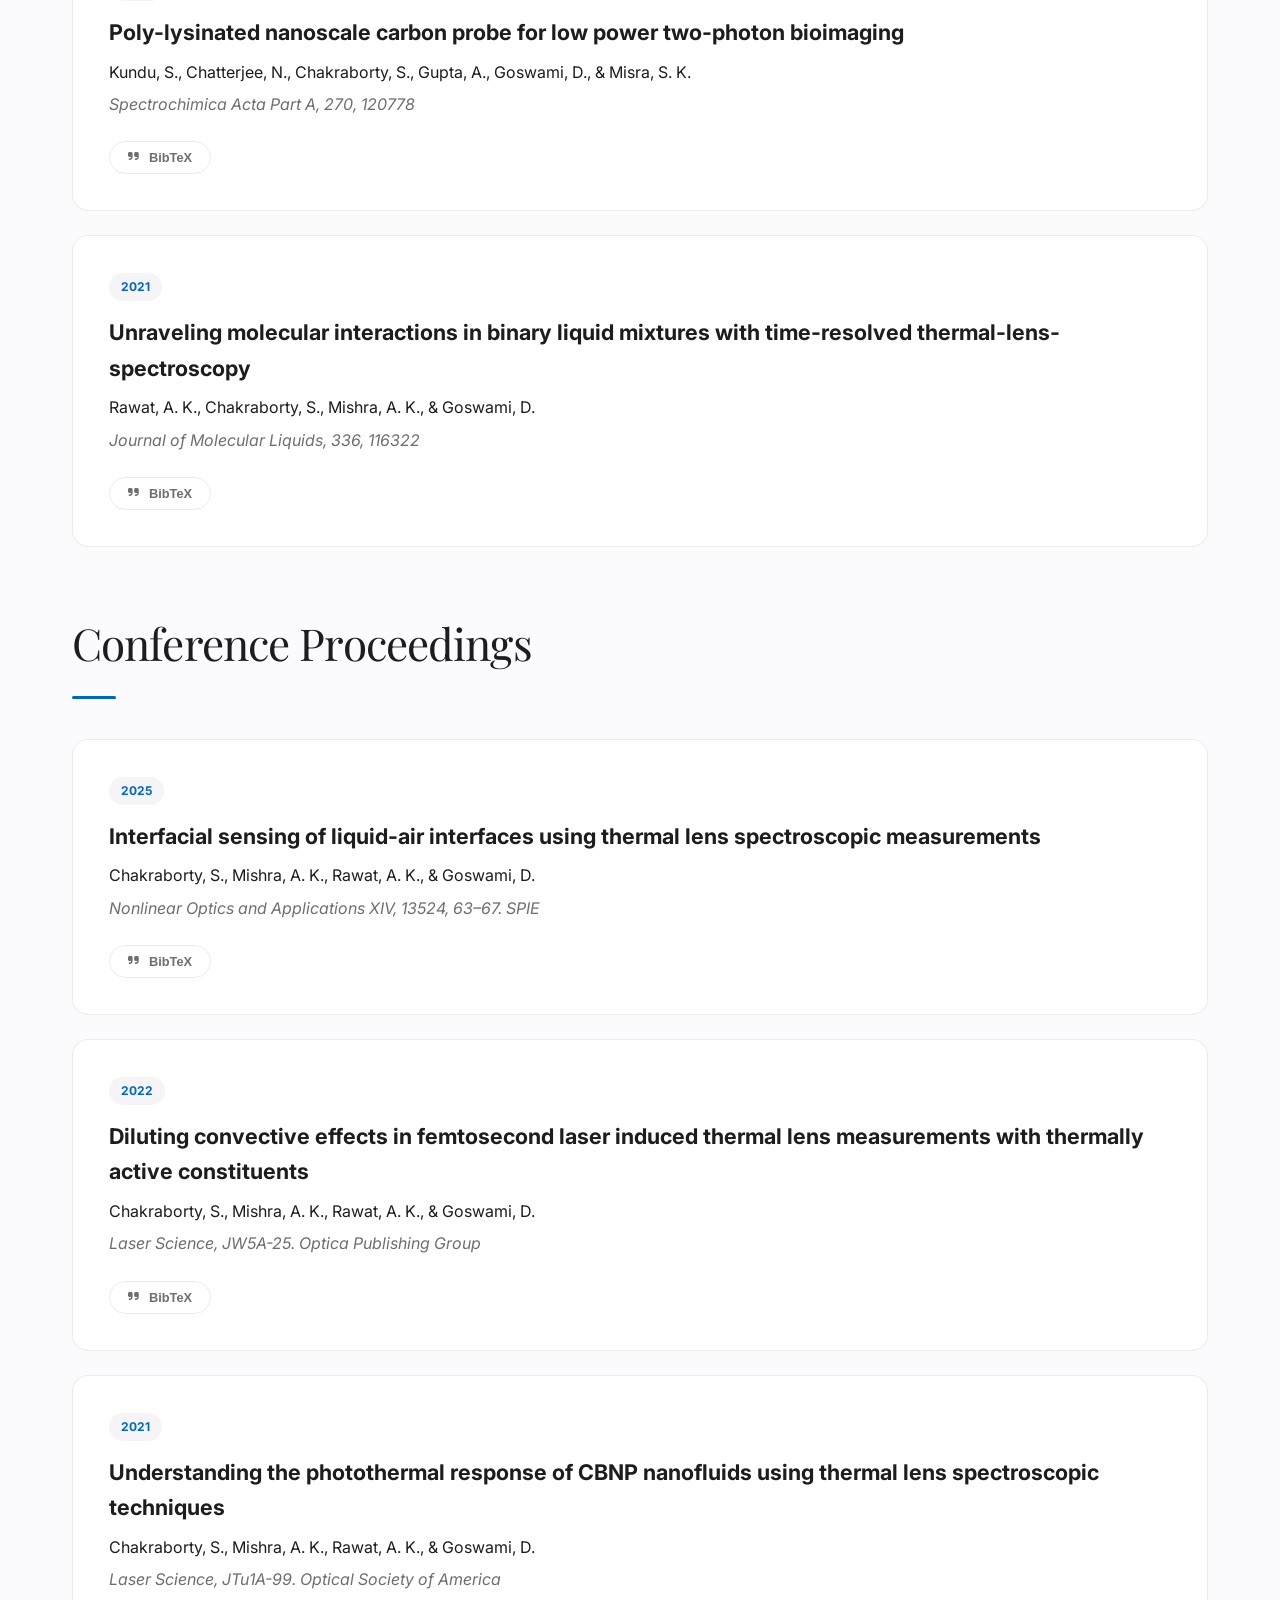
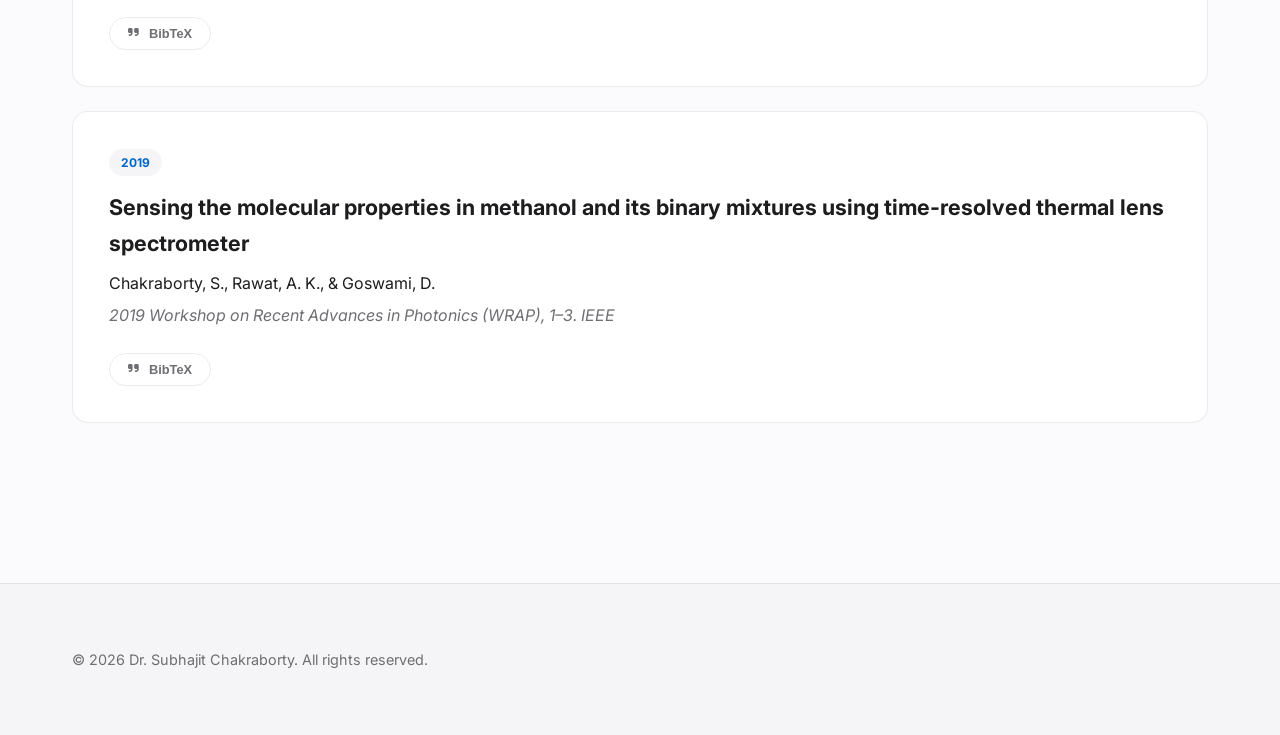
<file: publications.html>
<!DOCTYPE html>
<html lang="en">
<head>
    <meta charset="UTF-8">
    <meta name="viewport" content="width=device-width, initial-scale=1.0">
    <title>Publications | Dr. Subhajit Chakraborty</title>
    <link rel="stylesheet" href="style.css">
    <link href="https://fonts.googleapis.com/css2?family=Inter:wght@300;400;500;600;700&family=Playfair+Display:wght@400;600&display=swap" rel="stylesheet">
    <link rel="stylesheet" href="https://cdnjs.cloudflare.com/ajax/libs/font-awesome/6.5.1/css/all.min.css">
</head>
<body>
    <header class="navbar">
        <div class="nav-container">
            <a href="index.html" class="nav-logo">Dr. S. Chakraborty</a>
            <button class="mobile-nav-toggle" aria-label="Toggle navigation menu"><i class="fas fa-bars"></i></button>
            <nav class="nav-menu">
                <a href="about.html" class="nav-link">About</a>
                <a href="research.html" class="nav-link">Research</a>
                <a href="publications.html" class="nav-link">Publications</a>
                <a href="photography.html" class="nav-link">Photography</a>
                <a href="misc.html" class="nav-link">Miscellaneous</a>
                <a href="contact.html" class="nav-link">Contact</a>
                <button id="theme-toggle" class="theme-btn"><i class="fas fa-moon"></i></button>
            </nav>
        </div>
    </header>

    <main class="page-padding">
        <div class="container">
            <h1 class="section-title reveal">Publications</h1>
            <p class="page-subtitle reveal">Journal articles and conference proceedings. <!-- TODO: add real DOI / paper links to each card once available --></p>
            <h2 class="section-title reveal">Journal Articles</h2>
<div class="pub-list reveal">
                <div class="pub-card">
                    <div class="pub-info">
                        <span class="pub-year">2026</span>
                        <h3>Unveiling the thermal transport pathways in chloroalkane binary liquid mixtures: A combined femtosecond thermal lens spectroscopy and molecular dynamics study</h3>
                        <p class="pub-authors">Paul, S., Chakraborty, S., &amp; Goswami, D.</p>
                        <p class="pub-journal">Journal of Molecular Liquids, 456, 129610</p>
                    </div>
                    <div class="pub-actions">
                        <button class="btn btn-sm btn-outline bibtex-trigger"><i class="fas fa-quote-right"></i> BibTeX</button>
                    </div>
                    <div class="bibtex-content"><pre>@article{paul2026unveiling,
  title={Unveiling the thermal transport pathways in chloroalkane binary liquid mixtures: A combined femtosecond thermal lens spectroscopy and molecular dynamics study},
  author={Paul, S. and Chakraborty, S. and Goswami, D.},
  journal={Journal of Molecular Liquids},
  year={2026}
}</pre></div>
                </div>
                <div class="pub-card">
                    <div class="pub-info">
                        <span class="pub-year">2025</span>
                        <h3>Unravelling molecular interactions in various alcohol-water binary mixtures using femtosecond laser-induced thermal lens spectroscopy</h3>
                        <p class="pub-authors">Maurya, R. K., Mishra, A. K., Chakraborty, S., &amp; Goswami, D.</p>
                        <p class="pub-journal">Journal of Molecular Structure, 1319, 139527</p>
                    </div>
                    <div class="pub-actions">
                        <button class="btn btn-sm btn-outline bibtex-trigger"><i class="fas fa-quote-right"></i> BibTeX</button>
                    </div>
                    <div class="bibtex-content"><pre>@article{maurya2025unravelling,
  title={Unravelling molecular interactions in various alcohol-water binary mixtures using femtosecond laser-induced thermal lens spectroscopy},
  author={Maurya, R. K. and Mishra, A. K. and Chakraborty, S. and Goswami, D.},
  journal={Journal of Molecular Structure},
  year={2025}
}</pre></div>
                </div>
                <div class="pub-card">
                    <div class="pub-info">
                        <span class="pub-year">2024</span>
                        <h3>Power-dependent study of the photothermal response of several alcoholic media with femtosecond laser-induced thermal lens</h3>
                        <p class="pub-authors">Rawat, A. K., Chakraborty, S., Mishra, A. K., &amp; Goswami, D.</p>
                        <p class="pub-journal">Photochemistry and Photobiology</p>
                    </div>
                    <div class="pub-actions">
                        <button class="btn btn-sm btn-outline bibtex-trigger"><i class="fas fa-quote-right"></i> BibTeX</button>
                    </div>
                    <div class="bibtex-content"><pre>@article{rawat2024power,
  title={Power-dependent study of the photothermal response of several alcoholic media with femtosecond laser-induced thermal lens},
  author={Rawat, A. K. and Chakraborty, S. and Mishra, A. K. and Goswami, D.},
  journal={Photochemistry and Photobiology},
  year={2024}
}</pre></div>
                </div>
                <div class="pub-card">
                    <div class="pub-info">
                        <span class="pub-year">2024</span>
                        <h3>Investigating intermolecular interactions of surfactant solutions using femtosecond thermal lens spectroscopy</h3>
                        <p class="pub-authors">Mishra, A. K., Chakraborty, S., Rawat, A. K., &amp; Goswami, D.</p>
                        <p class="pub-journal">Journal of Molecular Liquids, 126195</p>
                    </div>
                    <div class="pub-actions">
                        <button class="btn btn-sm btn-outline bibtex-trigger"><i class="fas fa-quote-right"></i> BibTeX</button>
                    </div>
                    <div class="bibtex-content"><pre>@article{mishra2024investigating,
  title={Investigating intermolecular interactions of surfactant solutions using femtosecond thermal lens spectroscopy},
  author={Mishra, A. K. and Chakraborty, S. and Rawat, A. K. and Goswami, D.},
  journal={Journal of Molecular Liquids},
  year={2024}
}</pre></div>
                </div>
                <div class="pub-card">
                    <div class="pub-info">
                        <span class="pub-year">2023</span>
                        <h3>Quality assessment of the commercially available alcohol-based hand sanitizers with femtosecond thermal lens spectroscopy</h3>
                        <p class="pub-authors">Chakraborty, S., Rawat, A. K., Mishra, A. K., &amp; Goswami, D.</p>
                        <p class="pub-journal">PeerJ Analytical Chemistry, 5, e25</p>
                    </div>
                    <div class="pub-actions">
                        <button class="btn btn-sm btn-outline bibtex-trigger"><i class="fas fa-quote-right"></i> BibTeX</button>
                    </div>
                    <div class="bibtex-content"><pre>@article{chakraborty2023quality,
  title={Quality assessment of the commercially available alcohol-based hand sanitizers with femtosecond thermal lens spectroscopy},
  author={Chakraborty, S. and Rawat, A. K. and Mishra, A. K. and Goswami, D.},
  journal={PeerJ Analytical Chemistry},
  year={2023}
}</pre></div>
                </div>
                <div class="pub-card">
                    <div class="pub-info">
                        <span class="pub-year">2023</span>
                        <h3>Investigating the pH dependence of thermal signatures in monohydric and polyhydric alcohols using time-resolved thermal lens spectroscopy</h3>
                        <p class="pub-authors">Rawat, A. K., Chakraborty, S., Mishra, A. K., &amp; Goswami, D.</p>
                        <p class="pub-journal">Optical Materials, 137, 113623</p>
                    </div>
                    <div class="pub-actions">
                        <button class="btn btn-sm btn-outline bibtex-trigger"><i class="fas fa-quote-right"></i> BibTeX</button>
                    </div>
                    <div class="bibtex-content"><pre>@article{rawat2023investigating,
  title={Investigating the pH dependence of thermal signatures in monohydric and polyhydric alcohols using time-resolved thermal lens spectroscopy},
  author={Rawat, A. K. and Chakraborty, S. and Mishra, A. K. and Goswami, D.},
  journal={Optical Materials},
  year={2023}
}</pre></div>
                </div>
                <div class="pub-card">
                    <div class="pub-info">
                        <span class="pub-year">2022</span>
                        <h3>An investigation of evanescent wave-induced fluorescence spectroscopy for exploring high refractive index media</h3>
                        <p class="pub-authors">Chakraborty, S., Xu, Y., Roberts, A., Goswami, D., &amp; Smith, T. A.</p>
                        <p class="pub-journal">Physica Scripta, 98, 015014</p>
                    </div>
                    <div class="pub-actions">
                        <button class="btn btn-sm btn-outline bibtex-trigger"><i class="fas fa-quote-right"></i> BibTeX</button>
                    </div>
                    <div class="bibtex-content"><pre>@article{chakraborty2022investigation,
  title={An investigation of evanescent wave-induced fluorescence spectroscopy for exploring high refractive index media},
  author={Chakraborty, S. and Xu, Y. and Roberts, A. and Goswami, D. and Smith, T. A.},
  journal={Physica Scripta},
  year={2022}
}</pre></div>
                </div>
                <div class="pub-card">
                    <div class="pub-info">
                        <span class="pub-year">2022</span>
                        <h3>Achieving molecular distinction in alcohols with femtosecond thermal lens spectroscopy</h3>
                        <p class="pub-authors">Rawat, A. K., Chakraborty, S., Mishra, A. K., &amp; Goswami, D.</p>
                        <p class="pub-journal">Chemical Physics, 111596</p>
                    </div>
                    <div class="pub-actions">
                        <button class="btn btn-sm btn-outline bibtex-trigger"><i class="fas fa-quote-right"></i> BibTeX</button>
                    </div>
                    <div class="bibtex-content"><pre>@article{rawat2022achieving,
  title={Achieving molecular distinction in alcohols with femtosecond thermal lens spectroscopy},
  author={Rawat, A. K. and Chakraborty, S. and Mishra, A. K. and Goswami, D.},
  journal={Chemical Physics},
  year={2022}
}</pre></div>
                </div>
                <div class="pub-card">
                    <div class="pub-info">
                        <span class="pub-year">2022</span>
                        <h3>Poly-lysinated nanoscale carbon probe for low power two-photon bioimaging</h3>
                        <p class="pub-authors">Kundu, S., Chatterjee, N., Chakraborty, S., Gupta, A., Goswami, D., &amp; Misra, S. K.</p>
                        <p class="pub-journal">Spectrochimica Acta Part A, 270, 120778</p>
                    </div>
                    <div class="pub-actions">
                        <button class="btn btn-sm btn-outline bibtex-trigger"><i class="fas fa-quote-right"></i> BibTeX</button>
                    </div>
                    <div class="bibtex-content"><pre>@article{kundu2022polylysinated,
  title={Poly-lysinated nanoscale carbon probe for low power two-photon bioimaging},
  author={Kundu, S. and Chatterjee, N. and Chakraborty, S. and Gupta, A. and Goswami, D. and Misra, S. K.},
  journal={Spectrochimica Acta Part A},
  year={2022}
}</pre></div>
                </div>
                <div class="pub-card">
                    <div class="pub-info">
                        <span class="pub-year">2021</span>
                        <h3>Unraveling molecular interactions in binary liquid mixtures with time-resolved thermal-lens-spectroscopy</h3>
                        <p class="pub-authors">Rawat, A. K., Chakraborty, S., Mishra, A. K., &amp; Goswami, D.</p>
                        <p class="pub-journal">Journal of Molecular Liquids, 336, 116322</p>
                    </div>
                    <div class="pub-actions">
                        <button class="btn btn-sm btn-outline bibtex-trigger"><i class="fas fa-quote-right"></i> BibTeX</button>
                    </div>
                    <div class="bibtex-content"><pre>@article{rawat2021unraveling,
  title={Unraveling molecular interactions in binary liquid mixtures with time-resolved thermal-lens-spectroscopy},
  author={Rawat, A. K. and Chakraborty, S. and Mishra, A. K. and Goswami, D.},
  journal={Journal of Molecular Liquids},
  year={2021}
}</pre></div>
                </div>
            </div>

            <h2 class="section-title reveal" style="margin-top: 60px;">Conference Proceedings</h2>
            <div class="pub-list reveal">
                <div class="pub-card">
                    <div class="pub-info">
                        <span class="pub-year">2025</span>
                        <h3>Interfacial sensing of liquid-air interfaces using thermal lens spectroscopic measurements</h3>
                        <p class="pub-authors">Chakraborty, S., Mishra, A. K., Rawat, A. K., &amp; Goswami, D.</p>
                        <p class="pub-journal">Nonlinear Optics and Applications XIV, 13524, 63&ndash;67. SPIE</p>
                    </div>
                    <div class="pub-actions">
                        <button class="btn btn-sm btn-outline bibtex-trigger"><i class="fas fa-quote-right"></i> BibTeX</button>
                    </div>
                    <div class="bibtex-content"><pre>@inproceedings{chakraborty2025interfacial,
  title={Interfacial sensing of liquid-air interfaces using thermal lens spectroscopic measurements},
  author={Chakraborty, S. and Mishra, A. K. and Rawat, A. K. and Goswami, D.},
  journal={Nonlinear Optics and Applications XIV},
  year={2025}
}</pre></div>
                </div>
                <div class="pub-card">
                    <div class="pub-info">
                        <span class="pub-year">2022</span>
                        <h3>Diluting convective effects in femtosecond laser induced thermal lens measurements with thermally active constituents</h3>
                        <p class="pub-authors">Chakraborty, S., Mishra, A. K., Rawat, A. K., &amp; Goswami, D.</p>
                        <p class="pub-journal">Laser Science, JW5A-25. Optica Publishing Group</p>
                    </div>
                    <div class="pub-actions">
                        <button class="btn btn-sm btn-outline bibtex-trigger"><i class="fas fa-quote-right"></i> BibTeX</button>
                    </div>
                    <div class="bibtex-content"><pre>@inproceedings{chakraborty2022diluting,
  title={Diluting convective effects in femtosecond laser induced thermal lens measurements with thermally active constituents},
  author={Chakraborty, S. and Mishra, A. K. and Rawat, A. K. and Goswami, D.},
  journal={Laser Science},
  year={2022}
}</pre></div>
                </div>
                <div class="pub-card">
                    <div class="pub-info">
                        <span class="pub-year">2021</span>
                        <h3>Understanding the photothermal response of CBNP nanofluids using thermal lens spectroscopic techniques</h3>
                        <p class="pub-authors">Chakraborty, S., Mishra, A. K., Rawat, A. K., &amp; Goswami, D.</p>
                        <p class="pub-journal">Laser Science, JTu1A-99. Optical Society of America</p>
                    </div>
                    <div class="pub-actions">
                        <button class="btn btn-sm btn-outline bibtex-trigger"><i class="fas fa-quote-right"></i> BibTeX</button>
                    </div>
                    <div class="bibtex-content"><pre>@inproceedings{chakraborty2021understanding,
  title={Understanding the photothermal response of CBNP nanofluids using thermal lens spectroscopic techniques},
  author={Chakraborty, S. and Mishra, A. K. and Rawat, A. K. and Goswami, D.},
  journal={Laser Science},
  year={2021}
}</pre></div>
                </div>
                <div class="pub-card">
                    <div class="pub-info">
                        <span class="pub-year">2019</span>
                        <h3>Sensing the molecular properties in methanol and its binary mixtures using time-resolved thermal lens spectrometer</h3>
                        <p class="pub-authors">Chakraborty, S., Rawat, A. K., &amp; Goswami, D.</p>
                        <p class="pub-journal">2019 Workshop on Recent Advances in Photonics (WRAP), 1&ndash;3. IEEE</p>
                    </div>
                    <div class="pub-actions">
                        <button class="btn btn-sm btn-outline bibtex-trigger"><i class="fas fa-quote-right"></i> BibTeX</button>
                    </div>
                    <div class="bibtex-content"><pre>@inproceedings{chakraborty2019sensing,
  title={Sensing the molecular properties in methanol and its binary mixtures using time-resolved thermal lens spectrometer},
  author={Chakraborty, S. and Rawat, A. K. and Goswami, D.},
  journal={2019 Workshop on Recent Advances in Photonics (WRAP)},
  year={2019}
}</pre></div>
                </div>
            </div>
        </div>
    </main>

    <footer class="footer"><div class="container footer-container"><p>&copy; 2026 Dr. Subhajit Chakraborty. All rights reserved.</p></div></footer>
    <script src="script.js"></script>
</body>
</html>
</file>
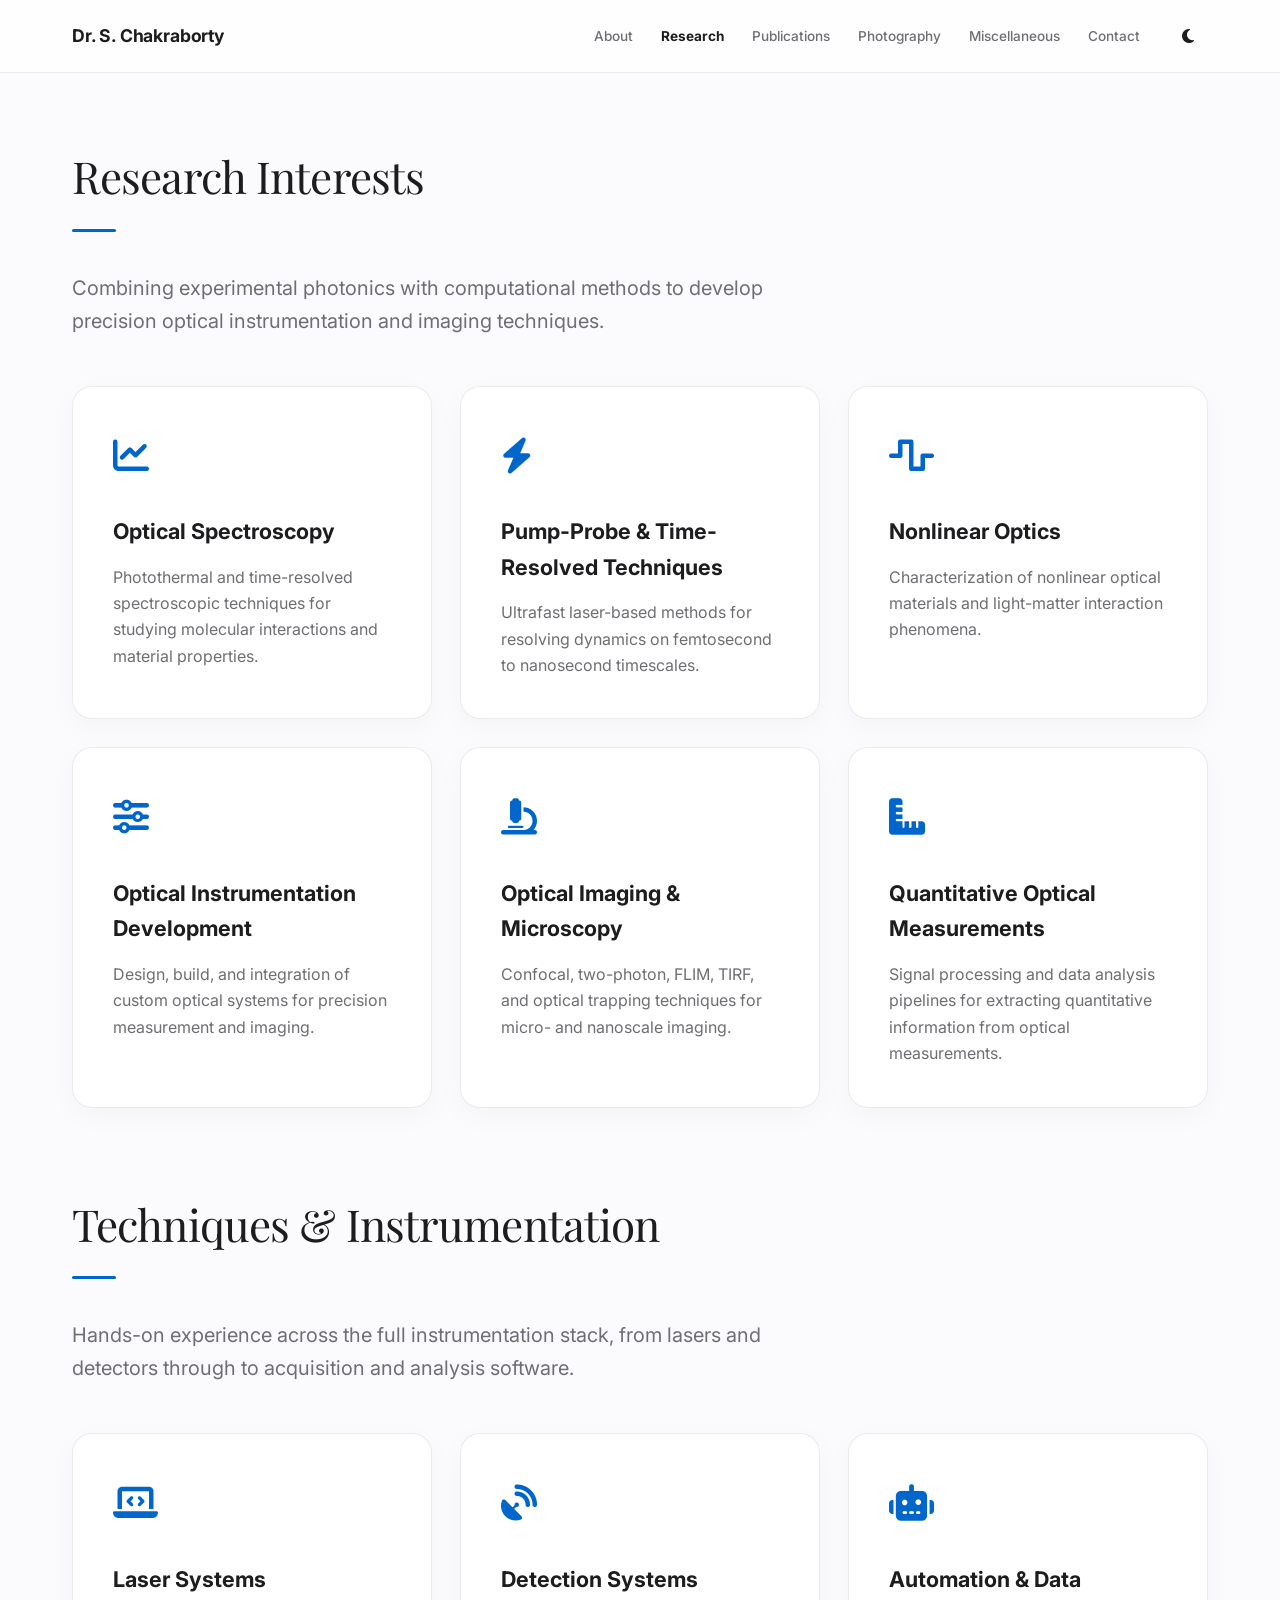
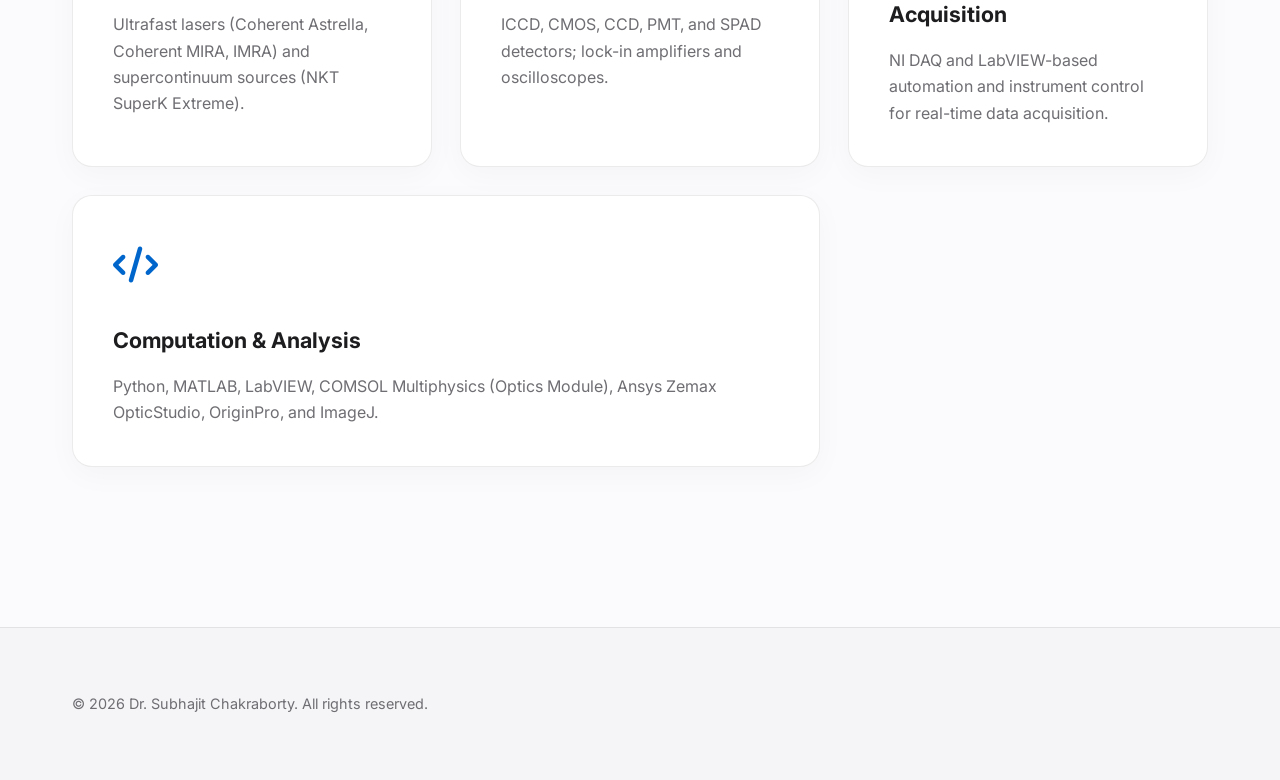
<file: research.html>
<!DOCTYPE html>
<html lang="en">
<head>
    <meta charset="UTF-8">
    <meta name="viewport" content="width=device-width, initial-scale=1.0">
    <title>Research Focus | Dr. Subhajit Chakraborty</title>
    <link rel="stylesheet" href="style.css">
    <link href="https://fonts.googleapis.com/css2?family=Inter:wght@300;400;500;600;700&family=Playfair+Display:wght@400;600&display=swap" rel="stylesheet">
    <link rel="stylesheet" href="https://cdnjs.cloudflare.com/ajax/libs/font-awesome/6.5.1/css/all.min.css">
</head>
<body>
    <header class="navbar">
        <div class="nav-container">
            <a href="index.html" class="nav-logo">Dr. S. Chakraborty</a>
            <button class="mobile-nav-toggle" aria-label="Toggle navigation menu"><i class="fas fa-bars"></i></button>
            <nav class="nav-menu">
                <a href="about.html" class="nav-link">About</a>
                <a href="research.html" class="nav-link">Research</a>
                <a href="publications.html" class="nav-link">Publications</a>
                <a href="photography.html" class="nav-link">Photography</a>
                <a href="misc.html" class="nav-link">Miscellaneous</a>
                <a href="contact.html" class="nav-link">Contact</a>
                <button id="theme-toggle" class="theme-btn"><i class="fas fa-moon"></i></button>
            </nav>
        </div>
    </header>

    <main class="page-padding">
        <div class="container">
            <h1 class="section-title reveal">Research Interests</h1>
            <p class="page-subtitle reveal">Combining experimental photonics with computational methods to develop precision optical instrumentation and imaging techniques.</p>
            
            <div class="grid-3 reveal" style="margin-bottom: 80px;">
                <div class="card"><div class="card-icon"><i class="fas fa-chart-line"></i></div><h3>Optical Spectroscopy</h3><p>Photothermal and time-resolved spectroscopic techniques for studying molecular interactions and material properties.</p></div>
                <div class="card"><div class="card-icon"><i class="fas fa-bolt"></i></div><h3>Pump-Probe &amp; Time-Resolved Techniques</h3><p>Ultrafast laser-based methods for resolving dynamics on femtosecond to nanosecond timescales.</p></div>
                <div class="card"><div class="card-icon"><i class="fas fa-wave-square"></i></div><h3>Nonlinear Optics</h3><p>Characterization of nonlinear optical materials and light-matter interaction phenomena.</p></div>
                <div class="card"><div class="card-icon"><i class="fas fa-sliders-h"></i></div><h3>Optical Instrumentation Development</h3><p>Design, build, and integration of custom optical systems for precision measurement and imaging.</p></div>
                <div class="card"><div class="card-icon"><i class="fas fa-microscope"></i></div><h3>Optical Imaging &amp; Microscopy</h3><p>Confocal, two-photon, FLIM, TIRF, and optical trapping techniques for micro- and nanoscale imaging.</p></div>
                <div class="card"><div class="card-icon"><i class="fas fa-ruler-combined"></i></div><h3>Quantitative Optical Measurements</h3><p>Signal processing and data analysis pipelines for extracting quantitative information from optical measurements.</p></div>
            </div>

            <h2 class="section-title reveal">Techniques &amp; Instrumentation</h2>
            <p class="page-subtitle reveal">Hands-on experience across the full instrumentation stack, from lasers and detectors through to acquisition and analysis software.</p>
            <div class="grid-3 reveal">
                <div class="card"><div class="card-icon"><i class="fas fa-laptop-code"></i></div><h3>Laser Systems</h3><p>Ultrafast lasers (Coherent Astrella, Coherent MIRA, IMRA) and supercontinuum sources (NKT SuperK Extreme).</p></div>
                <div class="card"><div class="card-icon"><i class="fas fa-satellite-dish"></i></div><h3>Detection Systems</h3><p>ICCD, CMOS, CCD, PMT, and SPAD detectors; lock-in amplifiers and oscilloscopes.</p></div>
                <div class="card"><div class="card-icon"><i class="fas fa-robot"></i></div><h3>Automation &amp; Data Acquisition</h3><p>NI DAQ and LabVIEW-based automation and instrument control for real-time data acquisition.</p></div>
                <div class="card full-width-tablet"><div class="card-icon"><i class="fas fa-code"></i></div><h3>Computation &amp; Analysis</h3><p>Python, MATLAB, LabVIEW, COMSOL Multiphysics (Optics Module), Ansys Zemax OpticStudio, OriginPro, and ImageJ.</p></div>
            </div>
        </div>
    </main>

    <footer class="footer"><div class="container footer-container"><p>&copy; 2026 Dr. Subhajit Chakraborty. All rights reserved.</p></div></footer>
    <script src="script.js"></script>
</body>
</html>
</file>
<file: style.css>
/* ==========================================================================
   1. Design Tokens & Typography Architecture (Apple / Stanford Paradigm)
   ========================================================================== */
:root {
    --bg-primary: #fbfbfd; 
    --bg-secondary: #ffffff; 
    --bg-alt-section: #f5f5f7; 
    --card-bg: #ffffff;
    --text-primary: #1d1d1f; 
    --text-secondary: #6e6e73; 
    --accent: #0066cc; 
    --accent-hover: #004499;
    --border-color: rgba(0, 0, 0, 0.08);
    --navbar-bg: rgba(255, 255, 255, 0.72);
    --shadow: 0 8px 30px rgba(0, 0, 0, 0.03);
    --transition: all 0.4s cubic-bezier(0.16, 1, 0.3, 1);
    --font-family: 'Inter', -apple-system, BlinkMacSystemFont, sans-serif;
    --font-heading: 'Playfair Display', Georgia, serif;
}

[data-theme="dark"] {
    --bg-primary: #0a0a0c; 
    --bg-secondary: #121215;
    --bg-alt-section: #121215;
    --card-bg: #1c1c1e;
    --text-primary: #f5f5f7;
    --text-secondary: #86868b;
    --accent: #2997ff;
    --accent-hover: #54aeff;
    --border-color: rgba(255, 255, 255, 0.08);
    --navbar-bg: rgba(10, 10, 12, 0.72);
    --shadow: 0 12px 40px rgba(0, 0, 0, 0.3);
}

/* ==========================================================================
   2. Global Typography & Core Resets
   ========================================================================== */
* {
    box-sizing: border-box;
    margin: 0;
    padding: 0;
}

html {
    scroll-behavior: smooth;
    font-size: 16px;
}

body {
    background-color: var(--bg-primary);
    color: var(--text-primary);
    font-family: var(--font-family);
    line-height: 1.65;
    -webkit-font-smoothing: antialiased;
    transition: background-color 0.5s ease, color 0.5s ease;
}

.container {
    width: 100%;
    max-width: 1200px;
    margin: 0 auto;
    padding: 0 32px;
}

.page-padding {
    padding: 140px 0 80px 0;
}

.section-padding {
    padding: 60px 0;
}

.bg-alt {
    background-color: var(--bg-alt-section);
    border-top: 1px solid var(--border-color);
    border-bottom: 1px solid var(--border-color);
}

.section-title {
    font-family: var(--font-heading);
    font-size: 2.75rem;
    font-weight: 400;
    letter-spacing: -0.02em;
    margin-bottom: 40px;
    text-align: left;
}

.section-title::after {
    content: '';
    display: block;
    width: 44px;
    height: 3px;
    background-color: var(--accent);
    margin-top: 16px;
    border-radius: 2px;
}

.page-subtitle {
    font-size: 1.25rem;
    color: var(--text-secondary);
    margin-bottom: 48px;
    max-width: 700px;
}

/* ==========================================================================
   3. Buttons & Navigation Layout Elements
   ========================================================================== */
h1, h2, h3, h4 {
    color: var(--text-primary);
}

a {
    color: var(--accent);
    text-decoration: none;
    transition: var(--transition);
}

.btn {
    display: inline-flex;
    align-items: center;
    gap: 10px;
    padding: 12px 24px;
    border-radius: 24px;
    font-size: 0.9rem;
    font-weight: 600;
    cursor: pointer;
    transition: var(--transition);
    border: none;
}

.btn-primary {
    background-color: var(--text-primary);
    color: var(--bg-primary) !important;
}

.btn-primary:hover {
    background-color: var(--accent);
    color: #ffffff !important;
    transform: translateY(-2px);
}

.btn-secondary {
    background-color: var(--bg-secondary);
    color: var(--text-primary) !important;
    border: 1px solid var(--border-color);
}

.btn-secondary:hover {
    border-color: var(--text-primary);
    transform: translateY(-1px);
}

.btn-outline {
    background: transparent;
    border: 1px solid var(--border-color);
    color: var(--text-secondary) !important;
}

.btn-outline:hover {
    border-color: var(--text-primary);
    color: var(--text-primary) !important;
}

.btn-sm { padding: 8px 18px; font-size: 0.8rem; border-radius: 20px; }
.btn-lg { padding: 16px 36px; font-size: 1.05rem; border-radius: 30px; }

/* Floating Navbar */
.navbar {
    position: fixed;
    top: 0;
    left: 0;
    width: 100%;
    z-index: 1000;
    background-color: var(--navbar-bg);
    backdrop-filter: blur(20px);
    -webkit-backdrop-filter: blur(20px);
    border-bottom: 1px solid var(--border-color);
    transition: var(--transition);
}

.nav-container {
    display: flex;
    justify-content: space-between;
    align-items: center;
    height: 72px;
    max-width: 1200px;
    margin: 0 auto;
    padding: 0 32px;
}

.nav-logo {
    font-size: 1.1rem;
    font-weight: 700;
    letter-spacing: -0.01em;
    color: var(--text-primary);
}

.nav-menu {
    display: flex;
    align-items: center;
    gap: 28px;
}

.nav-link {
    font-size: 0.85rem;
    font-weight: 500;
    color: var(--text-secondary);
    padding: 6px 0;
}

.nav-link:hover, .nav-link.active {
    color: var(--text-primary);
}

.theme-btn, .mobile-nav-toggle {
    background: transparent;
    border: none;
    color: var(--text-primary);
    font-size: 1rem;
    cursor: pointer;
    display: flex;
    align-items: center;
    justify-content: center;
    width: 40px;
    height: 40px;
    border-radius: 50%;
    transition: var(--transition);
}

.theme-btn:hover { background-color: rgba(0,0,0,0.04); transform: rotate(15deg); }
.mobile-nav-toggle { display: none; }

/* ==========================================================================
   4. Hero Index Page Layout Structure
   ========================================================================== */
.hero-section {
    padding-top: 20px;
    padding-bottom: 40px;
    display: flex;
    align-items: center;
}

.hero-container {
    display: grid;
    grid-template-columns: 320px 1fr;
    gap: 80px;
    align-items: center;
}

.avatar-placeholder {
    width: 280px;
    height: 280px;
    border-radius: 50%;
    background: linear-gradient(145deg, var(--bg-alt-section), var(--border-color));
    display: flex;
    align-items: center;
    justify-content: center;
    border: 1px solid var(--border-color);
    box-shadow: var(--shadow);
    overflow: hidden;
}

.hero-content h1 {
    font-family: var(--font-heading);
    font-size: 4.25rem;
    line-height: 1.1;
    font-weight: 400;
    letter-spacing: -0.04em;
    margin-bottom: 12px;
}

.hero-content .subtitle {
    font-size: 1.4rem;
    color: var(--accent);
    font-weight: 500;
    margin-bottom: 20px;
}

.hero-content .tagline {
    font-size: 1.25rem;
    font-weight: 600;
    line-height: 1.4;
    color: var(--text-primary);
    margin-bottom: 24px;
}

.hero-content .hero-bio {
    font-size: 1.15rem;
    color: var(--text-secondary);
    margin-bottom: 44px;
    max-width: 760px;
}

.hero-buttons { display: flex; flex-wrap: wrap; gap: 16px; }

/* ==========================================================================
   5. Modular Section Specific Configurations
   ========================================================================== */
.about-grid {
    display: grid;
    grid-template-columns: 1.5fr 1fr;
    gap: 64px;
}

.about-text p {
    font-size: 1.2rem;
    color: var(--text-secondary);
    margin-bottom: 24px;
}

.education-card {
    background-color: var(--bg-secondary);
    border: 1px solid var(--border-color);
    border-radius: 24px;
    padding: 40px;
    box-shadow: var(--shadow);
}

.education-card h3 {
    margin-bottom: 24px;
    display: flex;
    align-items: center;
    gap: 12px;
}

.edu-item h4 { font-size: 1.15rem; margin-bottom: 6px; }
.edu-meta { font-size: 0.85rem; color: var(--accent); font-weight: 600; margin-bottom: 16px; }
.education-card ul { list-style: none; color: var(--text-secondary); }
.education-card li { margin-bottom: 12px; position: relative; padding-left: 20px; }
.education-card li::before { content: "•"; color: var(--accent); position: absolute; left: 0; }

/* Bento Cards Layout Matrix */
.grid-3 {
    display: grid;
    grid-template-columns: repeat(auto-fill, minmax(340px, 1fr));
    gap: 28px;
}

.full-width-tablet { grid-column: span 2; }

.card {
    background-color: var(--card-bg);
    border: 1px solid var(--border-color);
    border-radius: 20px;
    padding: 40px;
    transition: var(--transition);
    box-shadow: var(--shadow);
}

.card:hover {
    transform: translateY(-4px);
    border-color: var(--accent);
    box-shadow: 0 20px 40px rgba(0,0,0,0.06);
}

.card-icon { font-size: 2.25rem; color: var(--accent); margin-bottom: 28px; }
.card h3 { font-size: 1.35rem; margin-bottom: 14px; }
.card p { color: var(--text-secondary); font-size: 1rem; }

/* Publications Strips Layout */
.pub-list { display: flex; flex-direction: column; gap: 24px; }
.pub-card {
    background-color: var(--card-bg);
    border: 1px solid var(--border-color);
    border-radius: 16px;
    padding: 36px;
}
.pub-year {
    display: inline-block; font-size: 0.75rem; font-weight: 700; background-color: var(--bg-alt-section);
    padding: 4px 12px; border-radius: 20px; margin-bottom: 14px; color: var(--accent);
}
.pub-info h3 { font-size: 1.35rem; margin-bottom: 8px; }
.pub-authors { font-size: 1rem; color: var(--text-primary); margin-bottom: 6px; }
.pub-journal { font-style: italic; color: var(--text-secondary); margin-bottom: 24px; }
.pub-actions { display: flex; gap: 12px; }
.bibtex-content {
    display: none; margin-top: 20px; background-color: var(--bg-alt-section);
    padding: 24px; border-radius: 12px; font-family: monospace; font-size: 0.85rem; overflow-x: auto; border: 1px solid var(--border-color);
}
.bibtex-content.active { display: block; animation: slide-down 0.4s cubic-bezier(0.16, 1, 0.3, 1); }

/* Photography Showcase Cards Matrix */
.gallery-grid {
    display: grid;
    grid-template-columns: repeat(auto-fill, minmax(360px, 1fr));
    gap: 32px;
}

.photo-card {
    background: var(--card-bg);
    border: 1px solid var(--border-color);
    border-radius: 24px;
    overflow: hidden;
    box-shadow: var(--shadow);
    transition: var(--transition);
}

.photo-card:hover {
    transform: translateY(-4px);
    box-shadow: 0 30px 60px rgba(0,0,0,0.08);
}

.photo-frame {
    width: 100%;
    height: 260px;
    background-color: var(--bg-alt-section);
    overflow: hidden;
    display: flex;
    align-items: center;
    justify-content: center;
    border-bottom: 1px solid var(--border-color);
}

.photo-frame img {
    width: 100%;
    height: 100%;
    object-fit: cover;
    transition: transform 0.6s cubic-bezier(0.16, 1, 0.3, 1);
}

.photo-card:hover .photo-frame img {
    transform: scale(1.04);
}

.photo-meta-frame {
    padding: 28px;
}

.photo-meta-frame h3 {
    font-size: 1.25rem;
    margin-bottom: 8px;
}

.photo-meta-frame p {
    color: var(--text-secondary);
    font-size: 0.95rem;
}

/* ==========================================================================
   6. Contact Framework Layout
   ========================================================================== */
.contact-grid { display: grid; grid-template-columns: 1fr 1.3fr; gap: 80px; }
.contact-info h3 { font-size: 1.6rem; margin-bottom: 20px; }
.contact-info p { color: var(--text-secondary); margin-bottom: 40px; font-size: 1.1rem; }
.contact-details { list-style: none; margin-bottom: 44px; }
.contact-details li { display: flex; align-items: center; gap: 20px; margin-bottom: 24px; font-size: 1.1rem; }
.contact-details i { color: var(--accent); width: 24px; font-size: 1.25rem; }
.contact-socials { display: flex; gap: 16px; }
.contact-socials a {
    display: flex; align-items: center; justify-content: center; width: 48px; height: 48px; border-radius: 50%;
    background-color: var(--bg-alt-section); color: var(--text-primary); border: 1px solid var(--border-color);
}
.contact-socials a:hover { background-color: var(--text-primary); color: var(--bg-primary); }

.contact-form { display: flex; flex-direction: column; gap: 24px; }
.form-group { display: flex; flex-direction: column; gap: 8px; }
.form-group label { font-size: 0.85rem; font-weight: 600; color: var(--text-secondary); text-transform: uppercase; letter-spacing: 0.05em; }
.form-group input, .form-group textarea {
    padding: 16px; border-radius: 12px; border: 1px solid var(--border-color); background-color: var(--card-bg); color: var(--text-primary); font-family: var(--font-family); font-size: 1rem; transition: var(--transition);
}
.form-group input:focus, .form-group textarea:focus { outline: none; border-color: var(--accent); box-shadow: 0 0 0 4px rgba(0, 102, 204, 0.05); }
.form-submit { align-self: flex-start; padding: 16px 36px; border-radius: 30px; border: none; background: var(--text-primary); color: var(--bg-primary); font-weight: 600; cursor: pointer; transition: var(--transition); }
.form-submit:hover { background: var(--accent); color: white; }

/* Footer Config */
.footer { background-color: var(--bg-alt-section); border-top: 1px solid var(--border-color); padding: 64px 0; color: var(--text-secondary); font-size: 0.9rem; margin-top: 80px; }
.footer-container { display: flex; justify-content: space-between; align-items: center; flex-wrap: wrap; gap: 32px; }
.footer-brand h3 { color: var(--text-primary); font-size: 1.15rem; }
.footer-right { text-align: right; }
.footer-socials { display: flex; gap: 24px; justify-content: flex-end; margin-bottom: 16px; }
.footer-socials a { color: var(--text-secondary); font-size: 1.15rem; }
.footer-socials a:hover { color: var(--accent); }

/* Scroll Reveal Animations */
.reveal { opacity: 0; transform: translateY(24px); transition: opacity 0.8s cubic-bezier(0.16, 1, 0.3, 1), transform 0.8s cubic-bezier(0.16, 1, 0.3, 1); }
.reveal.active { opacity: 1; transform: translateY(0); }
@keyframes slide-down { from { opacity: 0; transform: translateY(-8px); } to { opacity: 1; transform: translateY(0); } }

/* Accessibility: visible keyboard focus */
a:focus-visible, button:focus-visible, .nav-link:focus-visible {
    outline: 2px solid var(--accent);
    outline-offset: 3px;
    border-radius: 4px;
}

/* Respect reduced-motion preference */
@media (prefers-reduced-motion: reduce) {
    .reveal { opacity: 1; transform: none; transition: none; }
    *, *::before, *::after { animation-duration: 0.01ms !important; transition-duration: 0.01ms !important; }
}

/* Responsive Adjustments */
@media (max-width: 1024px) {
    .hero-container, .about-grid, .contact-grid { grid-template-columns: 1fr; text-align: center; }
    .hero-avatar, .hero-buttons, .footer-container, .footer-socials, .footer-right { justify-content: center; text-align: center; }
    .full-width-tablet { grid-column: span 1; }
}
@media (max-width: 768px) {
    .mobile-nav-toggle { display: flex; z-index: 1001; }
    .nav-menu { position: fixed; top: 0; right: -100%; width: 290px; height: 100vh; background-color: var(--card-bg); flex-direction: column; align-items: flex-start; padding: 100px 40px; gap: 24px; transition: right 0.4s cubic-bezier(0.16, 1, 0.3, 1); box-shadow: -10px 0 30px rgba(0,0,0,0.05); }
    .nav-menu.active { right: 0; }
}
</file>
